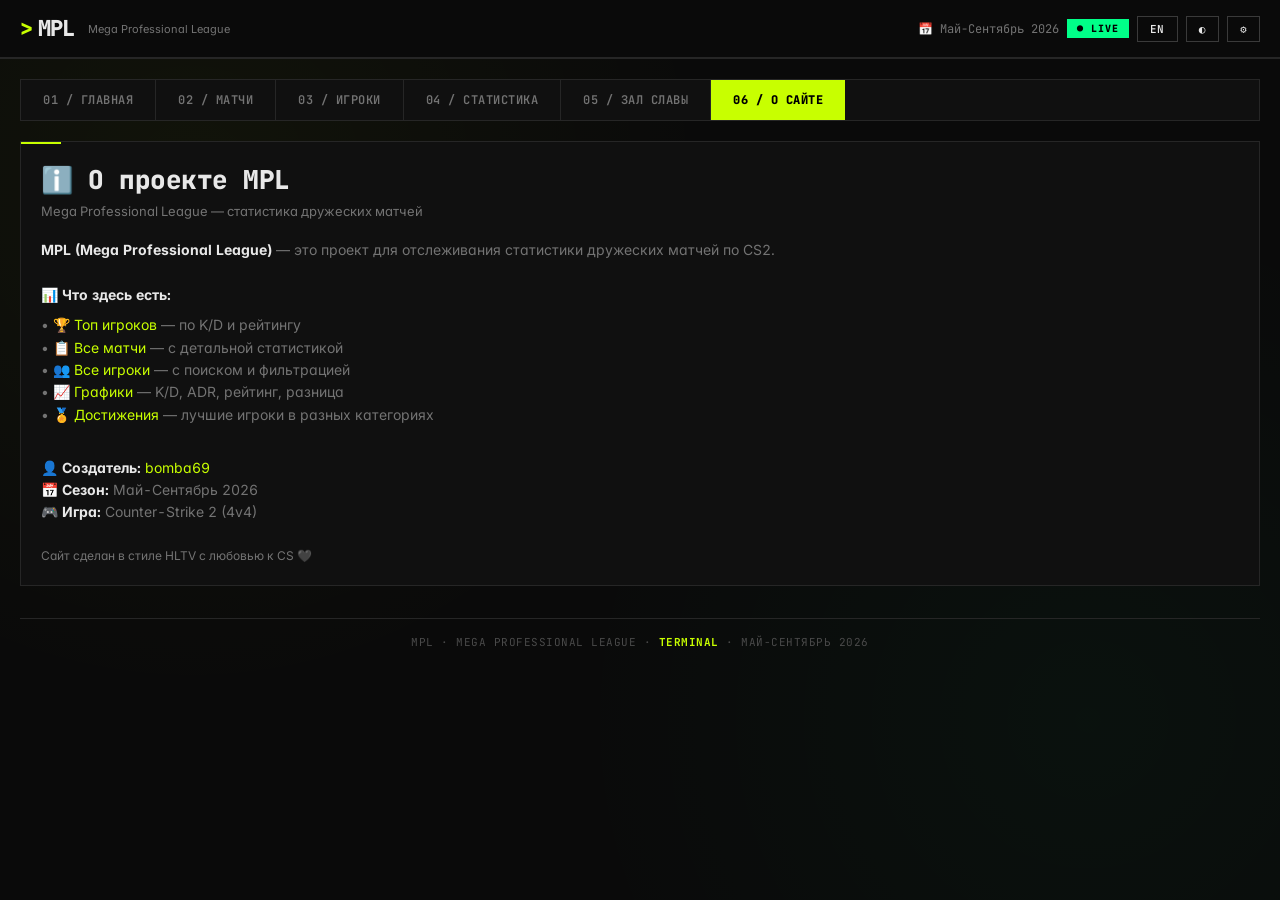
<file: about.html>
<!DOCTYPE html>
<html lang="ru">
<head>
    <meta charset="UTF-8">
    <meta name="viewport" content="width=device-width, initial-scale=1.0">
    <title>MPL — О сайте</title>
    <link href="https://fonts.googleapis.com/css2?family=JetBrains+Mono:wght@400;500;600;700;800&family=Inter:wght@400;500;600;700;800&display=swap" rel="stylesheet">
    <link rel="stylesheet" href="css/style.css?v=24">
    <style>
        #settingsPanel { display: none; position: absolute; top: 60px; right: 20px; background: #1a1e26; border: 1px solid #444; border-radius: 8px; padding: 16px; z-index: 9999; box-shadow: 0 10px 30px rgba(0,0,0,0.8); width: 250px; flex-direction: column; gap: 12px; }
    </style>
</head>
<body>
<div class="container">
    <div class="header">
        <div class="logo"><h1 onclick="location.href='index.html'">MPL <small>Mega Professional League</small></h1></div>
        <div class="header-right">
            <span>📅 Май-Сентябрь 2026</span>
            <span class="status">● LIVE</span>
            <button class="lang-toggle" onclick="toggleLang()" id="langBtn">EN</button>
            <button class="theme-toggle" onclick="toggleTheme()" id="themeBtn">◐</button>
            <button class="theme-toggle" onclick="toggleSettings()" id="settingsBtn" title="Настройки">⚙️</button>
            <div id="settingsPanel">
                <div style="font-family:var(--mono); font-size:12px; font-weight:700; color:#fff; border-bottom:1px solid #333; padding-bottom:8px;">🎨 Настройки сайта</div>
                <div>
                    <div style="font-size:11px; color:#8b9bb0; margin-bottom:6px;">Цвет акцента:</div>
                    <div style="display:flex; gap:6px;">
                        <button onclick="setAccent('#c8ff00')" style="width:24px; height:24px; background:#c8ff00; border:none; border-radius:4px; cursor:pointer;"></button>
                        <button onclick="setAccent('#00d2ff')" style="width:24px; height:24px; background:#00d2ff; border:none; border-radius:4px; cursor:pointer;"></button>
                        <button onclick="setAccent('#ff0055')" style="width:24px; height:24px; background:#ff0055; border:none; border-radius:4px; cursor:pointer;"></button>
                        <button onclick="setAccent('#b000ff')" style="width:24px; height:24px; background:#b000ff; border:none; border-radius:4px; cursor:pointer;"></button>
                        <button onclick="setAccent('#ffb347')" style="width:24px; height:24px; background:#ffb347; border:none; border-radius:4px; cursor:pointer;"></button>
                    </div>
                </div>
                <div>
                    <div style="font-size:11px; color:#8b9bb0; margin-bottom:6px;">Свой фон (картинка):</div>
                    <input type="file" id="bgUpload" accept="image/*" style="width:100%; font-size:10px; color:#fff; background:#111; border:1px solid #333; padding:4px; border-radius:4px; cursor:pointer;">
                    <button onclick="resetBg()" style="width:100%; margin-top:6px; background:#333; border:none; color:#fff; padding:6px; border-radius:4px; font-size:10px; cursor:pointer;">Сбросить фон</button>
                </div>
            </div>
        </div>
    </div>

    <nav class="nav">
        <a href="index.html" class="nav-btn">01 / Главная</a>
        <a href="matches.html" class="nav-btn">02 / Матчи</a>
        <a href="players.html" class="nav-btn">03 / Игроки</a>
        <a href="stats.html" class="nav-btn">04 / Статистика</a>
        <a href="hall.html" class="nav-btn">05 / Зал славы</a>
        <a href="about.html" class="nav-btn active">06 / О сайте</a>
    </nav>

    <div class="glass-card">
        <div class="page-title">ℹ️ О проекте MPL</div>
        <div class="page-subtitle">Mega Professional League — статистика дружеских матчей</div>

        <div class="about-text" style="color: var(--muted); line-height: 1.6; font-size: 14px;">
            <p><b style="color:var(--text);">MPL (Mega Professional League)</b> — это проект для отслеживания статистики дружеских матчей по CS2.</p>
            <br>
            <p><b style="color:var(--text);">📊 Что здесь есть:</b></p>
            <ul style="list-style:none;padding:0;margin:8px 0;">
                <li>• 🏆 <span style="color:var(--accent);">Топ игроков</span> — по K/D и рейтингу</li>
                <li>• 📋 <span style="color:var(--accent);">Все матчи</span> — с детальной статистикой</li>
                <li>• 👥 <span style="color:var(--accent);">Все игроки</span> — с поиском и фильтрацией</li>
                <li>• 📈 <span style="color:var(--accent);">Графики</span> — K/D, ADR, рейтинг, разница</li>
                <li>• 🏅 <span style="color:var(--accent);">Достижения</span> — лучшие игроки в разных категориях</li>
            </ul>
            <br>
            <p><b style="color:var(--text);">👤 Создатель:</b> <span style="color:var(--accent);">bomba69</span></p>
            <p><b style="color:var(--text);">📅 Сезон:</b> Май-Сентябрь 2026</p>
            <p><b style="color:var(--text);">🎮 Игра:</b> Counter-Strike 2 (4v4)</p>
            <br>
            <p style="color:var(--muted);font-size:12px;">Сайт сделан в стиле HLTV с любовью к CS 🖤</p>
        </div>
    </div>

    <div class="footer">MPL · Mega Professional League · <b>TERMINAL</b> · Май-Сентябрь 2026</div>
</div>

<script src="js/data.js"></script>
<script>
    function toggleTheme() { document.body.classList.toggle('light'); document.getElementById('themeBtn').textContent = document.body.classList.contains('light') ? '☀️' : '◐'; }
    let lang = 'ru';
    function toggleLang() { lang = lang === 'ru' ? 'en' : 'ru'; document.getElementById('langBtn').textContent = lang === 'ru' ? 'EN' : 'RU'; }

    function toggleSettings() { const panel = document.getElementById('settingsPanel'); panel.style.display = panel.style.display === 'none' ? 'flex' : 'none'; }
    function setAccent(color) { document.documentElement.style.setProperty('--accent', color); localStorage.setItem('mpl_accent', color); }
    function resetBg() { document.body.style.backgroundImage = 'none'; document.body.style.backgroundColor = 'var(--bg)'; localStorage.removeItem('mpl_bg'); document.getElementById('bgUpload').value = ''; }
    document.getElementById('bgUpload').addEventListener('change', function(e) {
        const file = e.target.files[0];
        if (file) { const reader = new FileReader(); reader.onload = function(event) { document.body.style.backgroundImage = `url(${event.target.result})`; document.body.style.backgroundSize = 'cover'; document.body.style.backgroundPosition = 'center'; localStorage.setItem('mpl_bg', event.target.result); }; reader.readAsDataURL(file); }
    });
    window.addEventListener('DOMContentLoaded', () => {
        const savedAccent = localStorage.getItem('mpl_accent'); if (savedAccent) setAccent(savedAccent);
        const savedBg = localStorage.getItem('mpl_bg'); if (savedBg) { document.body.style.backgroundImage = `url(${savedBg})`; document.body.style.backgroundSize = 'cover'; document.body.style.backgroundPosition = 'center'; }
    });
</script>
</body>
</html>
</file>
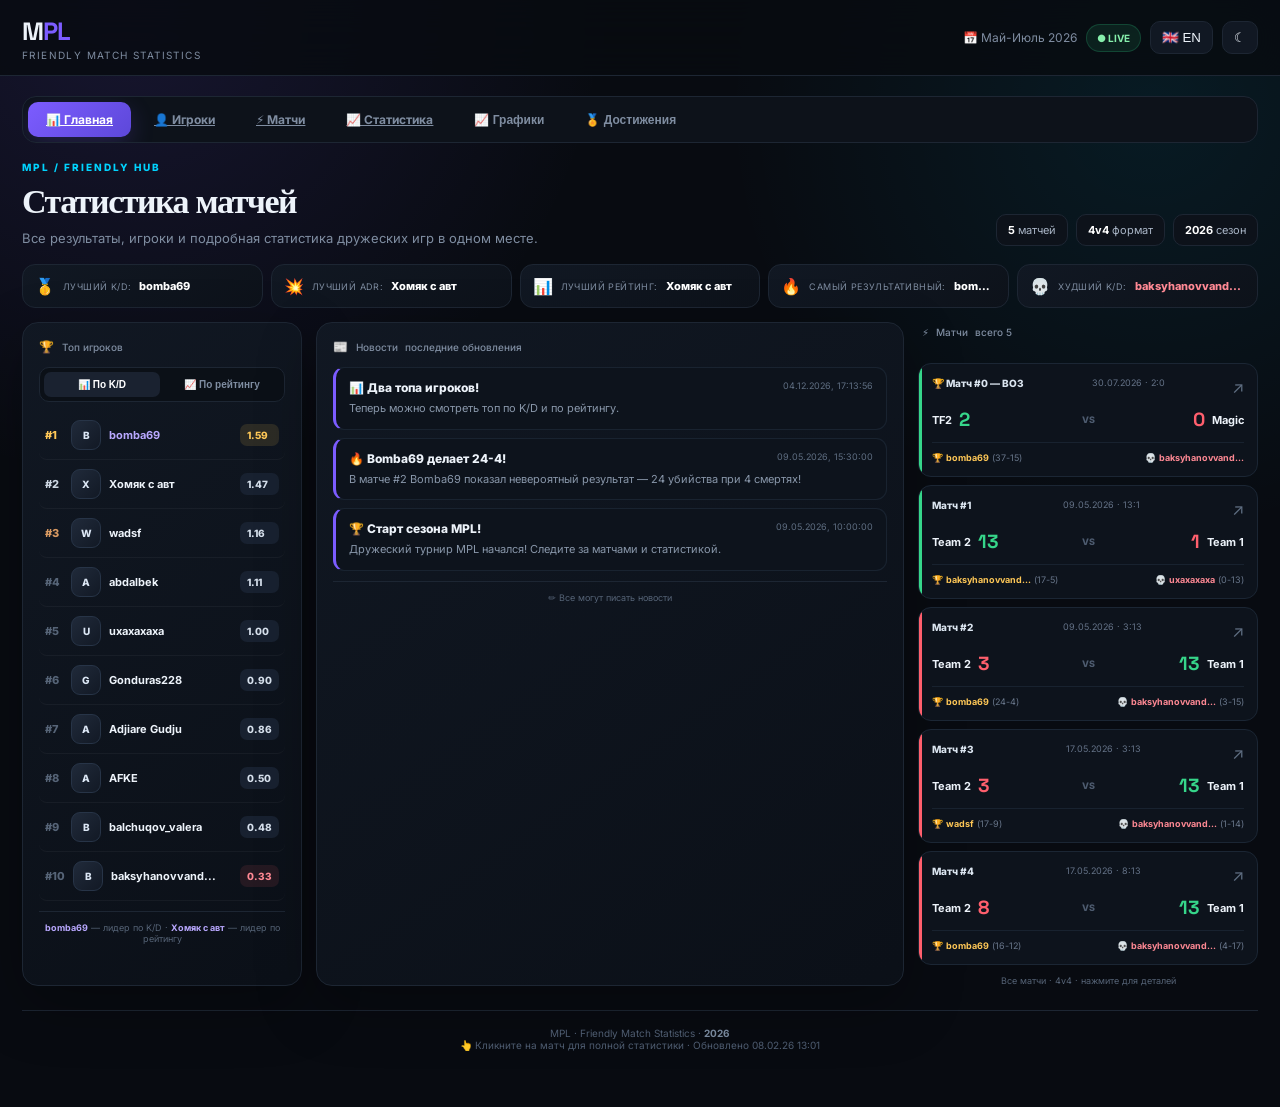
<file: index(3).html>
<!DOCTYPE html>
<html lang="ru">
<head>
<meta charset="UTF-8">
<meta name="viewport" content="width=device-width, initial-scale=1.0">
<title>MPL — Friendly Match Statistics</title>
<link rel="preconnect" href="https://fonts.googleapis.com">
<link rel="preconnect" href="https://fonts.gstatic.com" crossorigin>
<link href="https://fonts.googleapis.com/css2?family=Inter:wght@400;500;600;700;800&family=Space+Grotesk:wght@500;600;700&display=swap" rel="stylesheet">
<style>
:root{
 --bg:#080b11;--panel:#10151e;--panel2:#0d121a;--line:#1d2633;--text:#edf3fa;--muted:#7f8da1;--accent:#7c5cff;--accent2:#00d4ff;--green:#36d68a;--red:#ff5f6d;--gold:#ffc857;
 --shadow:0 20px 60px rgba(0,0,0,.28);--radius:16px;
}
*{box-sizing:border-box;margin:0;padding:0}html{scroll-behavior:smooth}body{font-family:Inter,system-ui,sans-serif;background:radial-gradient(circle at 10% 0%,rgba(124,92,255,.13),transparent 30%),radial-gradient(circle at 90% 10%,rgba(0,212,255,.08),transparent 28%),var(--bg);color:var(--text);min-height:100vh;transition:.25s}.container{width:min(1440px,100%);margin:auto;padding:0 22px 40px}.header{height:76px;display:flex;align-items:center;justify-content:space-between;border-bottom:1px solid var(--line);position:sticky;top:0;z-index:50;background:rgba(8,11,17,.82);backdrop-filter:blur(20px);margin:0 -22px;padding:0 22px}.logo h1{font-family:'Space Grotesk';font-size:25px;letter-spacing:-1px;cursor:pointer}.logo h1 span{color:var(--accent)}.logo small{display:block;color:var(--muted);font-size:10px;letter-spacing:1.4px;text-transform:uppercase;margin-top:2px}.header-right{display:flex;align-items:center;gap:9px;color:var(--muted);font-size:12px}.status{display:inline-flex;align-items:center;gap:6px;color:#86efac!important;background:rgba(54,214,138,.1);border:1px solid rgba(54,214,138,.2);padding:7px 10px;border-radius:999px;font-weight:700;font-size:10px}.status::first-letter{color:var(--green)}.theme-toggle,.lang-toggle{border:1px solid var(--line);background:#111823;color:var(--text);padding:8px 11px;border-radius:10px;cursor:pointer;transition:.2s}.theme-toggle:hover,.lang-toggle:hover{border-color:#35445a;transform:translateY(-1px)}.nav{display:flex;gap:5px;padding:5px;background:#0d121a;border:1px solid var(--line);border-radius:14px;margin:20px 0 16px;overflow:auto}.nav-btn{border:0;background:transparent;color:var(--muted);padding:10px 18px;border-radius:10px;font-weight:700;font-size:12px;cursor:pointer;white-space:nowrap;transition:.2s}.nav-btn:hover{color:var(--text);background:#151c27}.nav-btn.active{color:#fff;background:linear-gradient(135deg,var(--accent),#5d48d9);box-shadow:0 8px 24px rgba(124,92,255,.2)}.tab-content{display:none;animation:up .3s ease}.tab-content.active{display:block}@keyframes up{from{opacity:0;transform:translateY(8px)}to{opacity:1;transform:none}}
.hero{display:flex;justify-content:space-between;align-items:end;gap:20px;margin:18px 0 18px}.eyebrow{font-size:10px;color:var(--accent2);font-weight:800;letter-spacing:2px;text-transform:uppercase;margin-bottom:7px}.hero h2{font-family:'Space Grotesk';font-size:34px;letter-spacing:-1.5px}.hero p{color:var(--muted);font-size:13px;margin-top:7px}.hero-meta{display:flex;gap:8px;flex-wrap:wrap}.pill{padding:8px 11px;border:1px solid var(--line);background:#0d121a;border-radius:10px;color:#aab6c7;font-size:11px}.pill b{color:#fff}.achievements-bar{display:grid;grid-template-columns:repeat(5,1fr);gap:8px;margin-bottom:14px}.ach-item{background:linear-gradient(145deg,#111823,#0d121a);border:1px solid var(--line);border-radius:13px;padding:11px 12px;display:flex;align-items:center;gap:8px;min-width:0}.ach-icon{font-size:16px}.ach-name{color:var(--muted);font-size:9px;text-transform:uppercase;letter-spacing:.4px;white-space:nowrap}.ach-player{font-size:11px;font-weight:800;overflow:hidden;text-overflow:ellipsis;white-space:nowrap;color:#fff}.main-grid{display:grid;grid-template-columns:280px minmax(0,1fr) 340px;gap:14px}.left-panel,.center-panel,.right-panel{min-width:0}.glass-card{background:linear-gradient(145deg,rgba(17,24,35,.96),rgba(11,16,24,.96));border:1px solid var(--line);border-radius:var(--radius);padding:16px;box-shadow:var(--shadow)}.panel-title{font-size:12px;font-weight:800;text-transform:uppercase;letter-spacing:.8px;color:#dbe5f0;display:flex;align-items:center;gap:7px;margin-bottom:13px}.panel-title span{color:var(--muted);font-size:10px;font-weight:500;text-transform:none;letter-spacing:0}.sub-nav{display:flex;gap:4px;padding:4px;background:#0b1017;border:1px solid var(--line);border-radius:10px;margin-bottom:9px}.sub-nav-btn{flex:1;border:0;background:transparent;color:var(--muted);padding:7px;border-radius:7px;font-size:10px;font-weight:700;cursor:pointer}.sub-nav-btn.active{background:#1a2230;color:#fff}.top-list{display:none}.top-list.active{display:block}.scroll-area{max-height:515px;overflow:auto}.top-player-row{display:flex!important;align-items:center;gap:8px;padding:9px 6px;border-bottom:1px solid rgba(255,255,255,.045);cursor:pointer;border-radius:8px}.top-player-row:hover{background:#151c27}.top-player-row .rank{min-width:18px;color:#566477;font-weight:800;font-size:11px}.top-player-row .rank.gold{color:var(--gold)}.top-player-row .rank.silver{color:#cbd5e1}.top-player-row .rank.bronze{color:#d99a62}.player-avatar-mini{width:30px;height:30px;border-radius:9px;background:linear-gradient(135deg,#202a3a,#121925);display:flex;align-items:center;justify-content:center;color:#dce7f5;font-size:10px;font-weight:800;overflow:hidden;border:1px solid #273447}.player-avatar-mini img{width:100%;height:100%;object-fit:cover}.top-player-row .pname{flex:1;font-size:11px;font-weight:700;overflow:hidden;text-overflow:ellipsis;white-space:nowrap}.top-player-row .pname.you{color:#b9a8ff}.top-player-row .pstats{display:none}.badge-kd{font-size:10px;font-weight:800;padding:5px 7px;border-radius:7px;background:#182130;color:#d7e1ed;min-width:39px}.badge-kd.gold{background:rgba(255,200,87,.12);color:var(--gold)}.badge-kd.red{background:rgba(255,95,109,.1);color:#ff8994}.center-panel{min-height:570px}.news-list{display:flex;flex-direction:column;gap:8px;max-height:565px;overflow:auto}.news-item{background:#0d131c;border:1px solid #192330;border-left:3px solid var(--accent);border-radius:11px;padding:12px 13px}.news-item .news-header{display:flex;justify-content:space-between;gap:10px;margin-bottom:5px}.news-item .news-title{font-size:12px;font-weight:800}.news-item .news-date{font-size:9px;color:#5f6e82}.news-item .news-text{font-size:11px;line-height:1.5;color:#8997aa}.right-panel{display:flex;flex-direction:column;gap:8px}.match-card{position:relative;background:#0d131c;border:1px solid #1b2634;border-radius:13px;padding:13px;cursor:pointer;transition:.2s;overflow:hidden}.match-card::before{content:'';position:absolute;left:0;top:0;bottom:0;width:3px;background:var(--green)}.match-card.loss::before{background:var(--red)}.match-card:hover{transform:translateY(-2px);border-color:#304055;background:#111925;box-shadow:0 12px 28px rgba(0,0,0,.2)}.match-card .match-top{display:flex;justify-content:space-between;gap:8px;margin-bottom:10px}.match-card .match-top .title{font-size:10px;font-weight:800;color:#dbe5f0}.match-card .match-top .date{font-size:9px;color:#647287}.match-card .match-teams{display:grid;grid-template-columns:1fr auto 1fr;align-items:center;gap:8px}.match-card .team{display:flex;align-items:center;gap:7px;font-size:11px;font-weight:700}.match-card .team:last-child{justify-content:flex-end}.match-card .score{font-size:19px;font-family:'Space Grotesk';font-weight:800}.team.win .score{color:var(--green)}.team.loss .score{color:var(--red)}.match-card .vs{font-size:9px;color:#4e5c70;font-weight:800}.match-stats-row{display:flex;justify-content:space-between;gap:8px;margin-top:10px;padding-top:9px;border-top:1px solid #18222f;font-size:9px;color:#68768a}.match-stats-row b{color:#dbe5f0}.match-stats-row .mvp{color:var(--gold)}.match-stats-row .bad{color:#ff8994}.click-hint{color:#5f6e82}.footer{margin-top:24px;padding:16px 0;color:#4e5c70;text-align:center;font-size:10px;border-top:1px solid var(--line)}.footer b{color:#77879b}
#tab-charts>div{display:grid!important;grid-template-columns:repeat(2,minmax(0,1fr));gap:14px}.chart-card{min-height:180px}.chart-row{display:grid;grid-template-columns:105px 1fr 45px;align-items:center;gap:9px;margin:9px 0}.chart-name{font-size:10px;color:#aab6c7;overflow:hidden;text-overflow:ellipsis}.chart-bar{height:7px;background:#182130;border-radius:99px;overflow:hidden}.chart-fill{height:100%;border-radius:99px;background:linear-gradient(90deg,var(--accent),var(--accent2))}.chart-value{font-size:10px;font-weight:800;text-align:right}.ach-grid{display:grid!important;grid-template-columns:repeat(3,minmax(0,1fr))!important;gap:14px!important}.achievement-card{min-height:170px;display:flex;flex-direction:column;align-items:center;justify-content:center;text-align:center}.achievement-card .icon{font-size:34px;margin-bottom:10px}.achievement-card .title{font-weight:800;color:#fff;font-size:13px}.achievement-card .value{font-size:11px;color:var(--muted);margin-top:6px}.achievement-card .value b{color:#fff}
.match-overlay,.profile-overlay{display:none;position:fixed;inset:0;background:rgba(3,5,9,.82);backdrop-filter:blur(16px);z-index:1000;align-items:center;justify-content:center;padding:20px}.match-overlay.open,.profile-overlay.open{display:flex}.match-overlay-panel,.profile-panel{width:min(900px,100%);max-height:90vh;overflow:auto;background:#0d131c;border:1px solid #273447;border-radius:20px;padding:26px;box-shadow:0 30px 100px rgba(0,0,0,.6);position:relative}.match-overlay-close,.profile-close{position:absolute;right:15px;top:12px;border:1px solid #273447;background:#141c28;color:#aab6c7;border-radius:9px;width:32px;height:32px;cursor:pointer}.match-overlay-close:hover,.profile-close:hover{color:#fff;border-color:#455770}.match-overlay-panel .match-header{padding-bottom:15px;border-bottom:1px solid var(--line);margin-bottom:15px}.match-overlay-panel .match-header .match-title{font-size:20px;font-weight:800}.match-overlay-panel .match-header .match-date{font-size:11px;color:var(--muted);margin-top:4px}.match-overlay-panel .match-result{background:#101823;border:1px solid var(--line);border-radius:14px;padding:18px;display:flex;justify-content:center;align-items:center;gap:22px;margin-bottom:16px}.match-overlay-panel .match-result .result-team{font-weight:800}.match-overlay-panel .match-result .result-score{font-size:30px;font-family:'Space Grotesk';font-weight:800}.match-overlay-panel .detail-title{font-size:10px;color:#728197;text-transform:uppercase;letter-spacing:1px;font-weight:800;margin:16px 0 8px}.match-overlay-panel .detail-grid{display:grid;grid-template-columns:1fr 1fr;gap:10px}.match-overlay-panel .team-detail{background:#101823;border:1px solid var(--line);border-radius:12px;padding:12px}.match-overlay-panel .team-detail .td-title{font-size:11px;font-weight:800;padding-bottom:8px;border-bottom:1px solid var(--line);margin-bottom:4px}.match-overlay-panel .player-stat{display:flex;justify-content:space-between;padding:7px 0;border-bottom:1px solid rgba(255,255,255,.04);font-size:10px}.match-overlay-panel .player-stat .pname{color:#c6d2df}.match-overlay-panel .player-stat .pstats{color:#68768a}.profile-header{display:flex;align-items:center;gap:15px;padding-bottom:15px;border-bottom:1px solid var(--line)}.profile-avatar{width:70px;height:70px;border-radius:16px;background:#17202d;border:2px solid var(--accent);display:flex;align-items:center;justify-content:center;font-size:26px;font-weight:800;overflow:hidden}.profile-avatar img{width:100%;height:100%;object-fit:cover}.profile-header-info h2{font-size:21px}.profile-header-info .sub{font-size:11px;color:var(--muted);margin-top:4px}.profile-stats{display:grid;grid-template-columns:repeat(4,1fr);gap:8px;margin:15px 0}.profile-stat{background:#101823;border:1px solid var(--line);border-radius:11px;padding:11px;text-align:center}.profile-stat .num{font-size:20px;font-weight:800;color:#fff}.profile-stat .label{font-size:8px;color:#68768a;text-transform:uppercase;margin-top:3px}.profile-achievements{display:flex;flex-wrap:wrap;gap:6px;margin-bottom:15px}.profile-achievement{border:1px solid var(--line);background:#101823;border-radius:999px;padding:6px 9px;font-size:9px}.profile-matches-title{font-size:11px;font-weight:800;margin-bottom:5px}.profile-match-row{display:flex;justify-content:space-between;padding:8px 0;border-bottom:1px solid rgba(255,255,255,.04);font-size:10px}.profile-match-row .match-name{color:var(--muted)}.profile-match-row .match-stats{font-weight:700}
body.light{--bg:#f3f6fb;--panel:#fff;--panel2:#fff;--line:#dce3ec;--text:#17202d;--muted:#6d7a8d;background:#f3f6fb}.light .header{background:rgba(243,246,251,.9)}.light .nav,.light .glass-card,.light .ach-item,.light .match-card,.light .news-item,.light .chart-card,.light .achievement-card,.light .match-overlay-panel,.light .profile-panel,.light .team-detail,.light .profile-stat{background:#fff;border-color:#dce3ec}.light .nav-btn:hover,.light .sub-nav-btn.active{background:#edf1f6;color:#17202d}.light .match-card:hover,.light .news-item{background:#f8fafc}.light .logo h1,.light .panel-title,.light .top-player-row .pname,.light .news-item .news-title,.light .achievement-card .title,.light .profile-header-info h2{color:#17202d}.light .match-card .match-top .title,.light .match-stats-row b,.light .achievement-card .value b{color:#243044}.light .chart-bar{background:#e9eef5}.light .match-overlay,.light .profile-overlay{background:rgba(30,38,50,.45)}
@media(max-width:1100px){.main-grid{grid-template-columns:250px 1fr}.right-panel{grid-column:1/-1;display:grid;grid-template-columns:repeat(2,1fr)}.right-panel .panel-title,.right-panel>div:last-child{grid-column:1/-1}.achievements-bar{grid-template-columns:repeat(3,1fr)}.ach-item:nth-child(n+4){display:none}}
@media(max-width:760px){.container{padding:0 12px 30px}.header{margin:0 -12px;padding:0 12px}.header-right #headerDate{display:none}.hero{display:block}.hero h2{font-size:27px}.hero-meta{margin-top:14px}.main-grid{grid-template-columns:1fr}.right-panel{display:flex}.achievements-bar{grid-template-columns:1fr 1fr}.ach-item:nth-child(n+3){display:none}#tab-charts>div,.ach-grid{grid-template-columns:1fr!important}.match-overlay-panel,.profile-panel{padding:20px}.match-overlay-panel .detail-grid{grid-template-columns:1fr}.profile-stats{grid-template-columns:1fr 1fr}.logo small{display:none}}
</style>
</head>
<body>
<div class="container">
<header class="header">
 <div class="logo"><h1 onclick="closeProfile(); closeMatchOverlay()">M<span>PL</span></h1><small>FRIENDLY MATCH STATISTICS</small></div>
 <div class="header-right"><span id="headerDate">📅 Май-Июль 2026</span><span class="status" id="headerStatus">● LIVE</span><button class="lang-toggle" onclick="toggleLang()" id="langBtn">🇬🇧 EN</button><button class="theme-toggle" onclick="toggleTheme()" id="themeBtn">☾</button></div>
</header>
<nav class="nav"><a class="nav-btn active" href="index.html" id="navMain">📊 Главная</a><a class="nav-btn" href="players.html">👤 Игроки</a><a class="nav-btn" href="matches.html">⚡ Матчи</a><a class="nav-btn" href="statistics.html">📈 Статистика</a><button class="nav-btn" data-tab="tab-charts" id="navCharts">📈 Графики</button><button class="nav-btn" data-tab="tab-achievements" id="navAch">🏅 Достижения</button></nav>

<section id="tab-main" class="tab-content active">
 <div class="hero"><div><div class="eyebrow">MPL / FRIENDLY HUB</div><h2>Статистика матчей</h2><p>Все результаты, игроки и подробная статистика дружеских игр в одном месте.</p></div><div class="hero-meta"><div class="pill"><b>5</b> матчей</div><div class="pill"><b>4v4</b> формат</div><div class="pill"><b>2026</b> сезон</div></div></div>
 <div class="achievements-bar">
  <div class="ach-item"><span class="ach-icon">🥇</span><span class="ach-name" id="achBestKd">Лучший K/D:</span><span class="ach-player">bomba69</span></div>
  <div class="ach-item"><span class="ach-icon">💥</span><span class="ach-name" id="achBestAdr">Лучший ADR:</span><span class="ach-player">Хомяк с авт</span></div>
  <div class="ach-item"><span class="ach-icon">📊</span><span class="ach-name" id="achBestRating">Лучший рейтинг:</span><span class="ach-player">Хомяк с авт</span></div>
  <div class="ach-item"><span class="ach-icon">🔥</span><span class="ach-name" id="achBestMatch">Самый результативный:</span><span class="ach-player">bomba69 (24-4)</span></div>
  <div class="ach-item"><span class="ach-icon">💀</span><span class="ach-name" id="achWorstKd">Худший K/D:</span><span class="ach-player" style="color:#ff8994">baksyhanovvand...</span></div>
 </div>
 <div class="main-grid">
  <aside class="left-panel glass-card"><div class="panel-title">🏆 <span id="topTitle">Топ игроков</span></div><div class="sub-nav"><button class="sub-nav-btn active" data-subtab="top-kd" id="subKd">📊 По K/D</button><button class="sub-nav-btn" data-subtab="top-rating" id="subRating">📈 По рейтингу</button></div><div class="top-list active" id="top-kd"><div class="scroll-area" id="playerListKd"></div></div><div class="top-list" id="top-rating"><div class="scroll-area" id="playerListRating"></div></div><div style="font-size:9px;color:#566477;margin-top:10px;text-align:center;border-top:1px solid var(--line);padding-top:10px"><b style="color:#b9a8ff" id="topFooterKd">bomba69</b> — <span id="topFooterKdText">лидер по K/D</span> · <b style="color:#b9a8ff" id="topFooterRating">Хомяк с авт</b> — <span id="topFooterRatingText">лидер по рейтингу</span></div></aside>
  <main class="center-panel glass-card"><div class="panel-title">📰 <span id="newsTitle">Новости</span> <span id="newsSub">последние обновления</span></div><div class="news-list" id="newsList"></div><div style="font-size:9px;color:#566477;text-align:center;margin-top:10px;padding-top:10px;border-top:1px solid var(--line)">✏️ <span id="newsFooter">Все могут писать новости</span></div></main>
  <aside class="right-panel"><div class="panel-title" style="padding:4px 4px 4px"><span>⚡</span><span id="matchesTitle">Матчи</span> <span id="matchesCount">всего 5</span></div>
   <div class="match-card" onclick="openMatchOverlay('match0')"><div class="match-top"><span class="title" id="m0Title">🏆 Матч #0 — BO3</span><span class="date">30.07.2026 · 2:0</span><span class="click-hint">↗</span></div><div class="match-teams"><div class="team win"><span class="name">TF2</span><span class="score">2</span></div><span class="vs">VS</span><div class="team loss"><span class="score">0</span><span class="name">Magic</span></div></div><div class="match-stats-row"><span>🏆 <b class="mvp">bomba69</b> (37-15)</span><span>💀 <b class="bad">baksyhanovvand...</b></span></div></div>
   <div class="match-card" onclick="openMatchOverlay('match1')"><div class="match-top"><span class="title" id="m1Title">Матч #1</span><span class="date">09.05.2026 · 13:1</span><span class="click-hint">↗</span></div><div class="match-teams"><div class="team win"><span class="name">Team 2</span><span class="score">13</span></div><span class="vs">VS</span><div class="team loss"><span class="score">1</span><span class="name">Team 1</span></div></div><div class="match-stats-row"><span>🏆 <b class="mvp">baksyhanovvand...</b> (17-5)</span><span>💀 <b class="bad">uxaxaxaxa</b> (0-13)</span></div></div>
   <div class="match-card loss" onclick="openMatchOverlay('match2')"><div class="match-top"><span class="title" id="m2Title">Матч #2</span><span class="date">09.05.2026 · 3:13</span><span class="click-hint">↗</span></div><div class="match-teams"><div class="team loss"><span class="name">Team 2</span><span class="score">3</span></div><span class="vs">VS</span><div class="team win"><span class="score">13</span><span class="name">Team 1</span></div></div><div class="match-stats-row"><span>🏆 <b class="mvp">bomba69</b> (24-4)</span><span>💀 <b class="bad">baksyhanovvand...</b> (3-15)</span></div></div>
   <div class="match-card loss" onclick="openMatchOverlay('match3')"><div class="match-top"><span class="title" id="m3Title">Матч #3</span><span class="date">17.05.2026 · 3:13</span><span class="click-hint">↗</span></div><div class="match-teams"><div class="team loss"><span class="name">Team 2</span><span class="score">3</span></div><span class="vs">VS</span><div class="team win"><span class="score">13</span><span class="name">Team 1</span></div></div><div class="match-stats-row"><span>🏆 <b class="mvp">wadsf</b> (17-9)</span><span>💀 <b class="bad">baksyhanovvand...</b> (1-14)</span></div></div>
   <div class="match-card loss" onclick="openMatchOverlay('match4')"><div class="match-top"><span class="title" id="m4Title">Матч #4</span><span class="date">17.05.2026 · 8:13</span><span class="click-hint">↗</span></div><div class="match-teams"><div class="team loss"><span class="name">Team 2</span><span class="score">8</span></div><span class="vs">VS</span><div class="team win"><span class="score">13</span><span class="name">Team 1</span></div></div><div class="match-stats-row"><span>🏆 <b class="mvp">bomba69</b> (16-12)</span><span>💀 <b class="bad">baksyhanovvand...</b> (4-17)</span></div></div>
   <div style="text-align:center;color:#566477;font-size:9px;margin-top:2px"><span id="matchesFooter">Все матчи · 4v4 · нажмите для деталей</span></div>
  </aside>
 </div>
</section>

<section id="tab-charts" class="tab-content"><div><div class="glass-card chart-card"><div class="panel-title" id="chartKd">📊 K/D всех игроков</div><div id="kdChart"></div></div><div class="glass-card chart-card"><div class="panel-title" id="chartAdr">📈 ADR всех игроков</div><div id="adrChart"></div></div><div class="glass-card chart-card"><div class="panel-title" id="chartDiff">📊 Разница (±)</div><div id="diffChart"></div></div><div class="glass-card chart-card"><div class="panel-title" id="chartRating">🏆 Рейтинг</div><div id="ratingChart"></div></div></div></section>
<section id="tab-achievements" class="tab-content"><div class="ach-grid"><div class="glass-card achievement-card"><div class="icon">🥇</div><div class="title" id="ach1Title">Лучший K/D</div><div class="value"><b>bomba69</b> — 1.59</div></div><div class="glass-card achievement-card"><div class="icon">💥</div><div class="title" id="ach2Title">Лучший ADR</div><div class="value"><b>Хомяк с авт</b> — 100</div></div><div class="glass-card achievement-card"><div class="icon">📊</div><div class="title" id="ach3Title">Лучший рейтинг</div><div class="value"><b>Хомяк с авт</b> — 1.47</div></div><div class="glass-card achievement-card"><div class="icon">🔥</div><div class="title" id="ach4Title">Самый результативный</div><div class="value"><b>bomba69</b> — 24-4</div></div><div class="glass-card achievement-card"><div class="icon">💀</div><div class="title" id="ach5Title">Худший K/D</div><div class="value"><b style="color:#ff8994">baksyhanovvand...</b> — 0.33</div></div><div class="glass-card achievement-card"><div class="icon">🏅</div><div class="title" id="ach6Title">Лучшая разница</div><div class="value"><b>Хомяк с авт</b> — +116</div></div></div></section>
<footer class="footer">MPL · Friendly Match Statistics · <b>2026</b><br><span id="footerHint">👆 Кликните на матч для полной статистики</span> · Обновлено 08.02.26 13:01</footer>
</div>
<div class="match-overlay" id="matchOverlay"><div class="match-overlay-panel" id="matchPanel"><button class="match-overlay-close" onclick="closeMatchOverlay()">✕</button><div id="matchContent"></div></div></div>
<div class="profile-overlay" id="profileOverlay"><div class="profile-panel" id="profilePanel"><button class="profile-close" onclick="closeProfile()">✕</button><div id="profileContent"></div></div></div>
<script>
    // ===== ПЕРЕВОДЫ =====
    const translations = {
        ru: {
            headerDate: '📅 Май-Июль 2026',
            headerStatus: '● LIVE',
            navMain: '📊 Главная',
            navCharts: '📈 Графики',
            navAch: '🏅 Достижения',
            topTitle: 'Топ игроков',
            subKd: '📊 По K/D',
            subRating: '📈 По рейтингу',
            topFooterKdText: 'лидер по K/D',
            topFooterRatingText: 'лидер по рейтингу',
            newsTitle: 'Новости',
            newsSub: 'последние обновления',
            newsFooter: 'Все могут писать новости',
            matchesTitle: 'Матчи',
            matchesCount: 'всего 5',
            matchesFooter: 'Все матчи · 4v4 · нажмите для деталей',
            chartKd: '📊 K/D всех игроков',
            chartAdr: '📈 ADR всех игроков',
            chartDiff: '📊 Разница (±)',
            chartRating: '🏆 Рейтинг',
            ach1Title: 'Лучший K/D',
            ach2Title: 'Лучший ADR',
            ach3Title: 'Лучший рейтинг',
            ach4Title: 'Самый результативный',
            ach5Title: 'Худший K/D',
            ach6Title: 'Лучшая разница',
            achBestKd: 'Лучший K/D:',
            achBestAdr: 'Лучший ADR:',
            achBestRating: 'Лучший рейтинг:',
            achBestMatch: 'Самый результативный:',
            achWorstKd: 'Худший K/D:',
            m0Title: '🏆 Матч #0 — BO3',
            m1Title: 'Матч #1',
            m2Title: 'Матч #2',
            m3Title: 'Матч #3',
            m4Title: 'Матч #4',
            langBtn: '🇬🇧 EN',
            footerHint: '👆 Кликните на матч для полной статистики'
        },
        en: {
            headerDate: '📅 May-July 2026',
            headerStatus: '● LIVE',
            navMain: '📊 Main',
            navCharts: '📈 Charts',
            navAch: '🏅 Achievements',
            topTitle: 'Top Players',
            subKd: '📊 By K/D',
            subRating: '📈 By Rating',
            topFooterKdText: 'leader by K/D',
            topFooterRatingText: 'leader by Rating',
            newsTitle: 'News',
            newsSub: 'latest updates',
            newsFooter: 'Everyone can write news',
            matchesTitle: 'Matches',
            matchesCount: 'total 5',
            matchesFooter: 'All matches · 4v4 · click for details',
            chartKd: '📊 K/D of all players',
            chartAdr: '📈 ADR of all players',
            chartDiff: '📊 Difference (±)',
            chartRating: '🏆 Rating',
            ach1Title: 'Best K/D',
            ach2Title: 'Best ADR',
            ach3Title: 'Best Rating',
            ach4Title: 'Most effective',
            ach5Title: 'Worst K/D',
            ach6Title: 'Best Difference',
            achBestKd: 'Best K/D:',
            achBestAdr: 'Best ADR:',
            achBestRating: 'Best Rating:',
            achBestMatch: 'Most effective:',
            achWorstKd: 'Worst K/D:',
            m0Title: '🏆 Match #0 — BO3',
            m1Title: 'Match #1',
            m2Title: 'Match #2',
            m3Title: 'Match #3',
            m4Title: 'Match #4',
            langBtn: '🇷🇺 RU',
            footerHint: '👆 Click on match for full stats'
        }
    };

    let currentLang = 'ru';

    function toggleLang() {
        currentLang = currentLang === 'ru' ? 'en' : 'ru';
        applyLanguage(currentLang);
    }

    function applyLanguage(lang) {
        const t = translations[lang];
        document.getElementById('headerDate').textContent = t.headerDate;
        document.getElementById('headerStatus').textContent = t.headerStatus;
        document.getElementById('navMain').textContent = t.navMain;
        document.getElementById('navCharts').textContent = t.navCharts;
        document.getElementById('navAch').textContent = t.navAch;
        document.getElementById('topTitle').textContent = t.topTitle;
        document.getElementById('subKd').textContent = t.subKd;
        document.getElementById('subRating').textContent = t.subRating;
        document.getElementById('topFooterKdText').textContent = t.topFooterKdText;
        document.getElementById('topFooterRatingText').textContent = t.topFooterRatingText;
        document.getElementById('newsTitle').textContent = t.newsTitle;
        document.getElementById('newsSub').textContent = t.newsSub;
        document.getElementById('newsFooter').textContent = t.newsFooter;
        document.getElementById('matchesTitle').textContent = t.matchesTitle;
        document.getElementById('matchesCount').textContent = t.matchesCount;
        document.getElementById('matchesFooter').textContent = t.matchesFooter;
        document.getElementById('chartKd').textContent = t.chartKd;
        document.getElementById('chartAdr').textContent = t.chartAdr;
        document.getElementById('chartDiff').textContent = t.chartDiff;
        document.getElementById('chartRating').textContent = t.chartRating;
        document.getElementById('ach1Title').textContent = t.ach1Title;
        document.getElementById('ach2Title').textContent = t.ach2Title;
        document.getElementById('ach3Title').textContent = t.ach3Title;
        document.getElementById('ach4Title').textContent = t.ach4Title;
        document.getElementById('ach5Title').textContent = t.ach5Title;
        document.getElementById('ach6Title').textContent = t.ach6Title;
        document.getElementById('achBestKd').textContent = t.achBestKd;
        document.getElementById('achBestAdr').textContent = t.achBestAdr;
        document.getElementById('achBestRating').textContent = t.achBestRating;
        document.getElementById('achBestMatch').textContent = t.achBestMatch;
        document.getElementById('achWorstKd').textContent = t.achWorstKd;
        document.getElementById('m0Title').textContent = t.m0Title;
        document.getElementById('m1Title').textContent = t.m1Title;
        document.getElementById('m2Title').textContent = t.m2Title;
        document.getElementById('m3Title').textContent = t.m3Title;
        document.getElementById('m4Title').textContent = t.m4Title;
        document.getElementById('langBtn').textContent = t.langBtn;
        document.getElementById('footerHint').textContent = t.footerHint;
    }

    // ===== ДАННЫЕ ИГРОКОВ =====
    const playersData = [
        { name: 'bomba69', matches: 5, k: 78, d: 49, a: 7, kd: 1.59, adr: 91, diff: 58, rating: 1.41, you: true, avatar: '' },
        { name: 'Хомяк с авт', matches: 3, k: 63, d: 43, a: 11, kd: 1.47, adr: 100, diff: 116, rating: 1.47, you: false, avatar: '' },
        { name: 'abdalbek', matches: 5, k: 73, d: 66, a: 12, kd: 1.11, adr: 88, diff: 22, rating: 1.25, you: false, avatar: '' },
        { name: 'uxaxaxaxa', matches: 5, k: 62, d: 62, a: 9, kd: 1.00, adr: 74, diff: 0, rating: 1.00, you: false, avatar: '' },
        { name: 'Gonduras228', matches: 5, k: 56, d: 62, a: 18, kd: 0.90, adr: 72, diff: 11, rating: 0.94, you: false, avatar: '' },
        { name: 'wadsf', matches: 4, k: 51, d: 44, a: 11, kd: 1.16, adr: 64, diff: 50, rating: 1.02, you: false, avatar: '' },
        { name: 'Adjiare Gudju', matches: 4, k: 59, d: 69, a: 17, kd: 0.86, adr: 73, diff: -35, rating: 0.96, you: false, avatar: '' },
        { name: 'AFKE', matches: 4, k: 22, d: 44, a: 18, kd: 0.50, adr: 59, diff: -22, rating: 0.71, you: false, avatar: '' },
        { name: 'balchuqov_valera', matches: 2, k: 15, d: 31, a: 5, kd: 0.48, adr: 49, diff: -79, rating: 0.62, you: false, avatar: '' },
        { name: 'baksyhanovvand...', matches: 4, k: 25, d: 75, a: 8, kd: 0.33, adr: 41, diff: -119, rating: 0.35, you: false, avatar: '' }
    ];

    // ===== МАТЧИ ИГРОКОВ =====
    const playerMatchHistory = {
        'bomba69': [
            { match: '#0 BO3', k: 37, d: 15, diff: 22, map: 'Ancient + Anubis' },
            { match: '#1', k: 10, d: 13, diff: -3, map: 'Mirage' },
            { match: '#2', k: 24, d: 4, diff: 20, map: 'Mirage' },
            { match: '#3', k: 12, d: 7, diff: 5, map: 'Mirage' },
            { match: '#4', k: 16, d: 12, diff: 4, map: 'Mirage' }
        ],
        'Хомяк с авт': [
            { match: '#0 BO3', k: 35, d: 19, diff: 16, map: 'Ancient + Anubis' },
            { match: '#1', k: 14, d: 9, diff: 5, map: 'Mirage' },
            { match: '#2', k: 14, d: 15, diff: -1, map: 'Mirage' }
        ],
        'abdalbek': [
            { match: '#0 BO3', k: 20, d: 30, diff: -10, map: 'Ancient + Anubis' },
            { match: '#1', k: 8, d: 13, diff: -5, map: 'Mirage' },
            { match: '#2', k: 16, d: 11, diff: 5, map: 'Mirage' },
            { match: '#3', k: 15, d: 13, diff: 2, map: 'Mirage' },
            { match: '#4', k: 16, d: 14, diff: 2, map: 'Mirage' }
        ],
        'Adjiare Gudju': [
            { match: '#0 BO3', k: 24, d: 28, diff: -4, map: 'Ancient + Anubis' },
            { match: '#3', k: 13, d: 15, diff: -2, map: 'Mirage (как fort[чилл])' },
            { match: '#4', k: 11, d: 13, diff: -2, map: 'Mirage (как fort[чилл])' }
        ],
        'uxaxaxaxa': [
            { match: '#0 BO3', k: 34, d: 16, diff: 18, map: 'Ancient + Anubis' },
            { match: '#1', k: 0, d: 13, diff: -13, map: 'Mirage' },
            { match: '#2', k: 10, d: 10, diff: 0, map: 'Mirage' },
            { match: '#3', k: 13, d: 9, diff: 4, map: 'Mirage' },
            { match: '#4', k: 11, d: 14, diff: -3, map: 'Mirage' }
        ],
        'Gonduras228': [
            { match: '#0 BO3', k: 16, d: 32, diff: -16, map: 'Ancient + Anubis' },
            { match: '#1', k: 6, d: 13, diff: -7, map: 'Mirage' },
            { match: '#2', k: 9, d: 9, diff: 0, map: 'Mirage' },
            { match: '#3', k: 14, d: 10, diff: 4, map: 'Mirage' },
            { match: '#4', k: 13, d: 14, diff: -1, map: 'Mirage' }
        ],
        'AFKE': [
            { match: '#0 BO3', k: 14, d: 24, diff: -10, map: 'Ancient + Anubis' },
            { match: '#1', k: 8, d: 5, diff: 3, map: 'Mirage' },
            { match: '#2', k: 6, d: 15, diff: -9, map: 'Mirage' }
        ],
        'wadsf': [
            { match: '#1', k: 13, d: 6, diff: 7, map: 'Mirage' },
            { match: '#2', k: 10, d: 14, diff: -4, map: 'Mirage' },
            { match: '#3', k: 17, d: 9, diff: 8, map: 'Mirage' },
            { match: '#4', k: 11, d: 15, diff: -4, map: 'Mirage' }
        ],
        'balchuqov_valera': [
            { match: '#3', k: 6, d: 14, diff: -8, map: 'Mirage' },
            { match: '#4', k: 9, d: 17, diff: -8, map: 'Mirage' }
        ],
        'baksyhanovvand...': [
            { match: '#0 BO3', k: 14, d: 31, diff: -17, map: 'Ancient + Anubis' },
            { match: '#1', k: 17, d: 5, diff: 12, map: 'Mirage' },
            { match: '#2', k: 3, d: 15, diff: -12, map: 'Mirage' },
            { match: '#3', k: 1, d: 14, diff: -13, map: 'Mirage' },
            { match: '#4', k: 4, d: 17, diff: -13, map: 'Mirage' }
        ]
    };

    // ===== ДОСТИЖЕНИЯ =====
    function getAchievements(player) {
        const ach = [];
        if (player.kd > 1.5) ach.push({ icon: '🥇', name: 'Элитный K/D' });
        if (player.kd > 2.0) ach.push({ icon: '💎', name: 'Легендарный K/D' });
        if (player.diff > 100) ach.push({ icon: '⚡', name: 'Доминатор' });
        if (player.diff > 50 && player.diff <= 100) ach.push({ icon: '🔥', name: 'Кипящий' });
        if (player.adr > 90) ach.push({ icon: '💥', name: 'Урон-машина' });
        if (player.matches >= 4) ach.push({ icon: '🏅', name: 'Ветеран' });
        if (player.name === 'bomba69') ach.push({ icon: '⭐', name: 'MVP турнира' });
        if (player.name === 'Хомяк с авт' && player.diff === 116) ach.push({ icon: '🏆', name: 'Лучшая разница' });
        return ach;
    }

    // ===== НОВОСТИ =====
    let newsData = JSON.parse(localStorage.getItem('mpl_news')) || [
        { id: 1, title: '🏆 Старт сезона MPL!', text: 'Дружеский турнир MPL начался! Следите за матчами и статистикой.', date: new Date('2026-05-09T10:00:00').toISOString() },
        { id: 2, title: '🔥 Bomba69 делает 24-4!', text: 'В матче #2 Bomba69 показал невероятный результат — 24 убийства при 4 смертях!', date: new Date('2026-05-09T15:30:00').toISOString() },
        { id: 3, title: '📊 Два топа игроков!', text: 'Теперь можно смотреть топ по K/D и по рейтингу.', date: new Date().toISOString() }
    ];

    function saveNews() {
        localStorage.setItem('mpl_news', JSON.stringify(newsData));
    }

    function renderNews() {
        const container = document.getElementById('newsList');
        const sorted = [...newsData].sort((a, b) => new Date(b.date) - new Date(a.date));
        container.innerHTML = sorted.map(n => `
            <div class="news-item">
                <div class="news-header">
                    <span class="news-title">${n.title}</span>
                    <span class="news-date">${new Date(n.date).toLocaleString('ru-RU')}</span>
                </div>
                <div class="news-text">${n.text}</div>
            </div>
        `).join('');
    }

    // ===== РЕНДЕР ТОП ПО K/D =====
    function renderTopKd() {
        const container = document.getElementById('playerListKd');
        const sorted = [...playersData].sort((a, b) => b.kd - a.kd);
        const ranks = ['gold', 'silver', 'bronze', '', '', '', '', '', '', ''];
        container.innerHTML = sorted.map((p, i) => `
            <div class="top-player-row" onclick="openProfile('${p.name}')">
                <span class="rank ${ranks[i] || ''}">#${i+1}</span>
                <div class="player-avatar-mini">
                    ${p.avatar ? `<img src="${p.avatar}" alt="${p.name}">` : p.name.charAt(0).toUpperCase()}
                </div>
                <span class="pname ${p.you ? 'you' : ''}">${p.name}</span>
                <span class="badge-kd ${i === 0 ? 'gold' : i === 1 ? 'silver' : i === 2 ? 'bronze' : i === sorted.length - 1 ? 'red' : ''}">${p.kd.toFixed(2)}</span>
                <span class="pstats"><b class="${p.diff > 0 ? 'best' : 'worst'}">${p.diff > 0 ? '+' : ''}${p.diff}</b></span>
            </div>
        `).join('');
    }

    // ===== РЕНДЕР ТОП ПО РЕЙТИНГУ =====
    function renderTopRating() {
        const container = document.getElementById('playerListRating');
        const sorted = [...playersData].sort((a, b) => b.rating - a.rating);
        const ranks = ['gold', 'silver', 'bronze', '', '', '', '', '', '', ''];
        container.innerHTML = sorted.map((p, i) => `
            <div class="top-player-row" onclick="openProfile('${p.name}')">
                <span class="rank ${ranks[i] || ''}">#${i+1}</span>
                <div class="player-avatar-mini">
                    ${p.avatar ? `<img src="${p.avatar}" alt="${p.name}">` : p.name.charAt(0).toUpperCase()}
                </div>
                <span class="pname ${p.you ? 'you' : ''}">${p.name}</span>
                <span class="badge-kd ${i === 0 ? 'gold' : i === 1 ? 'silver' : i === 2 ? 'bronze' : i === sorted.length - 1 ? 'red' : ''}">${p.rating.toFixed(2)}</span>
                <span class="pstats"><b class="${p.diff > 0 ? 'best' : 'worst'}">${p.diff > 0 ? '+' : ''}${p.diff}</b></span>
            </div>
        `).join('');
    }

    // ===== ДАННЫЕ ДЛЯ МАТЧЕЙ =====
    const matchData = {
        match0: {
            title: '🏆 Матч #0 — BO3',
            date: '30.07.2026',
            map: 'Ancient + Anubis',
            score: '2:0',
            winner: 'Team Fortress 2',
            loser: 'Team Magic',
            detail: 'BO3 · 2 карты',
            map1: {
                name: 'Ancient',
                score: '13:4',
                teams: {
                    win: {
                        name: 'Team Fortress 2',
                        players: [
                            { name: 'Хомяк с авт', k: 19, d: 8, a: 2, adr: 107, diff: 49, highlight: true },
                            { name: 'uxaxaxaxa', k: 18, d: 8, a: 7, adr: 121, diff: 65 },
                            { name: 'bomba69', k: 14, d: 8, a: 3, adr: 89, diff: 34 },
                            { name: 'AFKE', k: 8, d: 12, a: 5, adr: 53, diff: -19 }
                        ]
                    },
                    loss: {
                        name: 'Team Magic',
                        players: [
                            { name: 'Adjiare Gudju', k: 13, d: 14, a: 2, adr: 73, diff: -14 },
                            { name: 'abdalbek', k: 12, d: 14, a: 3, adr: 76, diff: -15 },
                            { name: 'Gonduras228', k: 7, d: 16, a: 3, adr: 57, diff: -41 },
                            { name: 'baksyhanovvand...', k: 4, d: 15, a: 3, adr: 35, diff: -58, worst: true }
                        ]
                    }
                }
            },
            map2: {
                name: 'Anubis',
                score: '13:6',
                teams: {
                    win: {
                        name: 'Team Fortress 2',
                        players: [
                            { name: 'bomba69', k: 23, d: 7, a: 0, adr: 104, diff: 52, highlight: true },
                            { name: 'Хомяк с авт', k: 16, d: 11, a: 3, adr: 95, diff: 36 },
                            { name: 'uxaxaxaxa', k: 16, d: 8, a: 2, adr: 85, diff: 29 },
                            { name: 'AFKE', k: 6, d: 12, a: 7, adr: 52, diff: -18 }
                        ]
                    },
                    loss: {
                        name: 'Team Magic',
                        players: [
                            { name: 'Adjiare Gudju', k: 11, d: 14, a: 2, adr: 58, diff: -29 },
                            { name: 'baksyhanovvand...', k: 10, d: 16, a: 2, adr: 62, diff: -22 },
                            { name: 'abdalbek', k: 8, d: 16, a: 5, adr: 63, diff: -26 },
                            { name: 'Gonduras228', k: 9, d: 16, a: 5, adr: 59, diff: -27, worst: true }
                        ]
                    }
                }
            },
            total: {
                teams: {
                    win: {
                        name: 'Team Fortress 2 — ОБЩАЯ',
                        players: [
                            { name: 'bomba69', k: 37, d: 15, a: 3, adr: 97, diff: 86, highlight: true },
                            { name: 'uxaxaxaxa', k: 34, d: 16, a: 9, adr: 103, diff: 94 },
                            { name: 'Хомяк с авт', k: 35, d: 19, a: 5, adr: 101, diff: 85 },
                            { name: 'AFKE', k: 14, d: 24, a: 12, adr: 53, diff: -37 }
                        ]
                    },
                    loss: {
                        name: 'Team Magic — ОБЩАЯ',
                        players: [
                            { name: 'Adjiare Gudju', k: 24, d: 28, a: 4, adr: 66, diff: -43 },
                            { name: 'abdalbek', k: 20, d: 30, a: 8, adr: 70, diff: -41 },
                            { name: 'Gonduras228', k: 16, d: 32, a: 8, adr: 58, diff: -68 },
                            { name: 'baksyhanovvand...', k: 14, d: 31, a: 5, adr: 49, diff: -80, worst: true }
                        ]
                    }
                }
            }
        },
        match1: {
            title: 'Матч #1',
            date: '09.05.2026',
            map: 'Mirage',
            score: '13:1',
            winner: 'Team 2',
            loser: 'Team 1',
            detail: 'Карта: Mirage',
            teams: {
                win: {
                    name: 'Team 2 — WIN',
                    players: [
                        { name: 'baksyhanovvand...', k: 17, d: 5, a: 3, adr: 131, diff: 76, highlight: true },
                        { name: 'Хомяк с авт', k: 14, d: 9, a: 4, adr: 105, diff: 20 },
                        { name: 'wadsf', k: 13, d: 6, a: 2, adr: 72, diff: 7 },
                        { name: 'AFKE', k: 8, d: 5, a: 4, adr: 65, diff: 20 }
                    ]
                },
                loss: {
                    name: 'Team 1 — LOSS',
                    players: [
                        { name: 'abdalbek', k: 8, d: 13, a: 1, adr: 79, diff: -13 },
                        { name: 'bomba69', k: 10, d: 13, a: 0, adr: 95, diff: -1 },
                        { name: 'Gonduras228', k: 6, d: 13, a: 1, adr: 55, diff: -38 },
                        { name: 'uxaxaxaxa', k: 0, d: 13, a: 2, adr: 19, diff: -74, worst: true }
                    ]
                }
            }
        },
        match2: {
            title: 'Матч #2',
            date: '09.05.2026',
            map: 'Mirage',
            score: '3:13',
            winner: 'Team 1',
            loser: 'Team 2',
            detail: 'Карта: Mirage',
            teams: {
                win: {
                    name: 'Team 1 — WIN',
                    players: [
                        { name: 'bomba69', k: 24, d: 4, a: 0, adr: 117, diff: 80, highlight: true },
                        { name: 'abdalbek', k: 16, d: 11, a: 4, adr: 112, diff: 39 },
                        { name: 'Gonduras228', k: 9, d: 9, a: 5, adr: 79, diff: 15 },
                        { name: 'uxaxaxaxa', k: 10, d: 10, a: 1, adr: 64, diff: -19 }
                    ]
                },
                loss: {
                    name: 'Team 2 — LOSS',
                    players: [
                        { name: 'Хомяк с авт', k: 14, d: 15, a: 2, adr: 94, diff: 11 },
                        { name: 'wadsf', k: 10, d: 14, a: 1, adr: 50, diff: -37 },
                        { name: 'AFKE', k: 6, d: 15, a: 2, adr: 65, diff: -30 },
                        { name: 'baksyhanovvand...', k: 3, d: 15, a: 2, adr: 28, diff: -66, worst: true }
                    ]
                }
            }
        },
        match3: {
            title: 'Матч #3',
            date: '17.05.2026',
            map: 'Mirage',
            score: '3:13',
            winner: 'Team 1',
            loser: 'Team 2',
            detail: 'Карта: Mirage',
            teams: {
                win: {
                    name: 'Team 1 — WIN',
                    players: [
                        { name: 'wadsf', k: 17, d: 9, a: 6, adr: 114, diff: 51, highlight: true },
                        { name: 'Gonduras228', k: 14, d: 10, a: 3, adr: 90, diff: 21 },
                        { name: 'bomba69', k: 12, d: 7, a: 3, adr: 89, diff: 34 },
                        { name: 'uxaxaxaxa', k: 13, d: 9, a: 1, adr: 74, diff: 7 }
                    ]
                },
                loss: {
                    name: 'Team 2 — LOSS',
                    players: [
                        { name: 'abdalbek', k: 15, d: 13, a: 5, adr: 112, diff: 17 },
                        { name: 'fort[чилл]', k: 13, d: 15, a: 3, adr: 89, diff: -8 },
                        { name: 'balchuqov_valera', k: 6, d: 14, a: 2, adr: 48, diff: -39 },
                        { name: 'baksyhanovvand...', k: 1, d: 14, a: 1, adr: 5, diff: -82, worst: true }
                    ]
                }
            }
        },
        match4: {
            title: 'Матч #4',
            date: '17.05.2026',
            map: 'Mirage',
            score: '8:13',
            winner: 'Team 1',
            loser: 'Team 2',
            detail: 'Карта: Mirage',
            teams: {
                win: {
                    name: 'Team 1 — WIN',
                    players: [
                        { name: 'bomba69', k: 16, d: 12, a: 3, adr: 90, diff: 31, highlight: true },
                        { name: 'abdalbek', k: 16, d: 14, a: 1, adr: 73, diff: 1 },
                        { name: 'Adjiare Gudju', k: 11, d: 13, a: 5, adr: 71, diff: 8 },
                        { name: 'uxaxaxaxa', k: 11, d: 14, a: 2, adr: 46, diff: -22 }
                    ]
                },
                loss: {
                    name: 'Team 2 — LOSS',
                    players: [
                        { name: 'Gonduras228', k: 13, d: 14, a: 7, adr: 78, diff: 5 },
                        { name: 'balchuqov_valera', k: 9, d: 17, a: 3, adr: 49, diff: -40 },
                        { name: 'wadsf', k: 11, d: 15, a: 2, adr: 49, diff: -41 },
                        { name: 'baksyhanovvand...', k: 4, d: 17, a: 0, adr: 18, diff: -66, worst: true }
                    ]
                }
            }
        }
    };

    // ===== ФУНКЦИЯ ДЛЯ СОЗДАНИЯ HTML СТАТИСТИКИ КОМАНДЫ =====
    function createTeamStats(teamData) {
        return teamData.players.map(p => {
            let stats = `<span class="kills">${p.k}</span> - <span class="deaths">${p.d}</span> · ADR ${p.adr} · ${p.diff > 0 ? '+' : ''}${p.diff}`;
            if (p.a !== undefined) stats += ` · A: ${p.a}`;
            return `<div class="player-stat"><span class="pname ${p.highlight ? 'highlight' : ''}">${p.name}</span><span class="pstats">${stats}</span></div>`;
        }).join('');
    }

    // ===== ОТКРЫТИЕ МАТЧА В ОВЕРЛЕЕ =====
    function openMatchOverlay(matchId) { window.location.href = 'match.html?match=' + encodeURIComponent(matchId); }

    function closeMatchOverlay() {
        document.getElementById('matchOverlay').classList.remove('open');
        document.body.style.overflow = '';
    }

    // ===== ПРОФИЛЬ =====
    function openProfile(playerName) { window.location.href = 'player.html?player=' + encodeURIComponent(playerName); }

    function uploadAvatar(playerName, input) {
        const file = input.files[0];
        if (!file) return;
        const reader = new FileReader();
        reader.onload = function(e) {
            const player = playersData.find(p => p.name === playerName);
            if (player) {
                player.avatar = e.target.result;
                renderTopKd();
                renderTopRating();
                openProfile(playerName);
            }
        };
        reader.readAsDataURL(file);
    }

    function closeProfile() {
        document.getElementById('profileOverlay').classList.remove('open');
        document.body.style.overflow = '';
    }

    // ===== ГРАФИКИ =====
    function renderCharts() {
        const maxKd = Math.max(...playersData.map(p => p.kd));
        const maxAdr = Math.max(...playersData.map(p => p.adr));
        const maxDiff = Math.max(...playersData.map(p => Math.abs(p.diff)));
        const maxRating = Math.max(...playersData.map(p => p.rating));

        document.getElementById('kdChart').innerHTML = [...playersData].sort((a,b) => b.kd - a.kd).map(p => `
            <div style="display:flex;align-items:center;gap:5px;margin:2px 0;font-size:10px;">
                <span style="min-width:70px;text-align:right;color:#8b9bb0;">${p.name}</span>
                <div style="flex:1;height:12px;background:rgba(255,255,255,0.05);border-radius:3px;overflow:hidden;">
                    <div style="height:100%;width:${p.kd/maxKd*100}%;background:linear-gradient(90deg,#2a475e,#4a7a9e);border-radius:3px;"></div>
                </div>
                <span style="min-width:32px;font-weight:600;">${p.kd.toFixed(2)}</span>
            </div>
        `).join('');

        document.getElementById('adrChart').innerHTML = [...playersData].sort((a,b) => b.adr - a.adr).map(p => `
            <div style="display:flex;align-items:center;gap:5px;margin:2px 0;font-size:10px;">
                <span style="min-width:70px;text-align:right;color:#8b9bb0;">${p.name}</span>
                <div style="flex:1;height:12px;background:rgba(255,255,255,0.05);border-radius:3px;overflow:hidden;">
                    <div style="height:100%;width:${p.adr/maxAdr*100}%;background:linear-gradient(90deg,#2d7d46,#5cb85c);border-radius:3px;"></div>
                </div>
                <span style="min-width:32px;font-weight:600;">${p.adr}</span>
            </div>
        `).join('');

        document.getElementById('diffChart').innerHTML = [...playersData].sort((a,b) => b.diff - a.diff).map(p => `
            <div style="display:flex;align-items:center;gap:5px;margin:2px 0;font-size:10px;">
                <span style="min-width:70px;text-align:right;color:#8b9bb0;">${p.name}</span>
                <div style="flex:1;height:12px;background:rgba(255,255,255,0.05);border-radius:3px;overflow:hidden;">
                    <div style="height:100%;width:${Math.abs(p.diff)/maxDiff*100}%;background:${p.diff>=0?'linear-gradient(90deg,#2d7d46,#5cb85c)':'linear-gradient(90deg,#c0392b,#e74c3c)'};border-radius:3px;"></div>
                </div>
                <span style="min-width:32px;font-weight:600;">${p.diff > 0 ? '+' : ''}${p.diff}</span>
            </div>
        `).join('');

        document.getElementById('ratingChart').innerHTML = [...playersData].sort((a,b) => b.rating - a.rating).map(p => `
            <div style="display:flex;align-items:center;gap:5px;margin:2px 0;font-size:10px;">
                <span style="min-width:70px;text-align:right;color:#8b9bb0;">${p.name}</span>
                <div style="flex:1;height:12px;background:rgba(255,255,255,0.05);border-radius:3px;overflow:hidden;">
                    <div style="height:100%;width:${p.rating/maxRating*100}%;background:linear-gradient(90deg,#2a475e,#4a7a9e);border-radius:3px;"></div>
                </div>
                <span style="min-width:32px;font-weight:600;">${p.rating.toFixed(2)}</span>
            </div>
        `).join('');
    }

    // ===== ТЕМА =====
    function toggleTheme() {
        document.body.classList.toggle('light');
        document.getElementById('themeBtn').textContent = document.body.classList.contains('light') ? '🌙' : '🌙';
    }

    // ===== ПЕРЕКЛЮЧЕНИЕ ВКЛАДОК =====
    document.querySelectorAll('.nav-btn').forEach(btn => {
        btn.addEventListener('click', function() {
            document.querySelectorAll('.nav-btn').forEach(b => b.classList.remove('active'));
            this.classList.add('active');
            document.querySelectorAll('.tab-content').forEach(t => t.classList.remove('active'));
            document.getElementById(this.dataset.tab).classList.add('active');
            if (this.dataset.tab === 'tab-charts') renderCharts();
        });
    });

    // ===== ПЕРЕКЛЮЧЕНИЕ ПОДВКЛАДОК ТОПА =====
    document.querySelectorAll('.sub-nav-btn').forEach(btn => {
        btn.addEventListener('click', function() {
            document.querySelectorAll('.sub-nav-btn').forEach(b => b.classList.remove('active'));
            this.classList.add('active');
            document.querySelectorAll('.top-list').forEach(t => t.classList.remove('active'));
            document.getElementById(this.dataset.subtab).classList.add('active');
        });
    });

    // ===== ЗАКРЫТИЕ ОВЕРЛЕЕВ =====
    document.addEventListener('keydown', (e) => {
        if (e.key === 'Escape') {
            closeProfile();
            closeMatchOverlay();
        }
    });

    document.getElementById('matchOverlay').addEventListener('click', (e) => {
        if (e.target === e.currentTarget) closeMatchOverlay();
    });
    document.getElementById('profileOverlay').addEventListener('click', (e) => {
        if (e.target === e.currentTarget) closeProfile();
    });

    // ===== ИНИЦИАЛИЗАЦИЯ =====
    renderTopKd();
    renderTopRating();
    renderNews();
    renderCharts();

    // Применяем язык по умолчанию
    applyLanguage('ru');
</script>

</body>
</html>
</file>
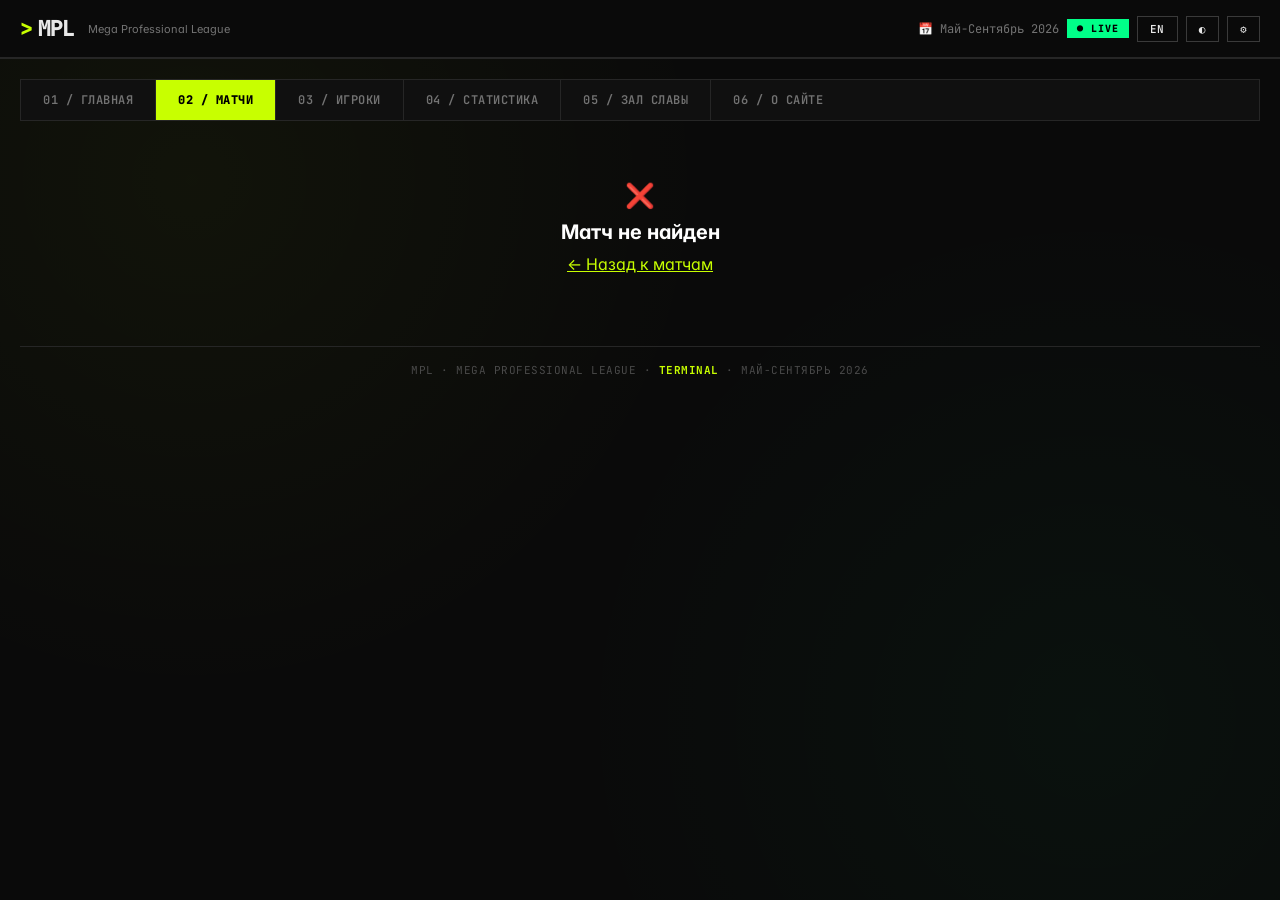
<file: match.html>
<!DOCTYPE html>
<html lang="ru">
<head>
    <meta charset="UTF-8">
    <meta name="viewport" content="width=device-width, initial-scale=1.0">
    <title>MPL — Детали матча</title>
    <link href="https://fonts.googleapis.com/css2?family=JetBrains+Mono:wght@400;500;600;700;800&family=Inter:wght@400;500;600;700;800&display=swap" rel="stylesheet">
    <link rel="stylesheet" href="css/style.css?v=27">
    <style>
        /* ===== ШАПКА МАТЧА ===== */
        .hltv-match-header { background: #1f232b; border: 1px solid var(--border); display: flex; align-items: stretch; position: relative; margin-bottom: 20px; }
        .hltv-team-side { flex: 1; display: flex; align-items: center; justify-content: center; gap: 16px; padding: 24px; }
        .hltv-team-side.win { background: rgba(125, 223, 160, 0.05); }
        .hltv-team-side.loss { background: rgba(224, 122, 122, 0.05); }
        .hltv-logo { width: 60px; height: 60px; object-fit: contain; }
        .hltv-team-name { font-size: 20px; font-weight: 700; color: #fff; }
        .hltv-score { font-size: 36px; font-weight: 800; font-family: var(--mono); color: var(--accent); }
        .hltv-match-center { display: flex; flex-direction: column; align-items: center; justify-content: center; padding: 16px 30px; background: #171a21; border-left: 1px solid var(--border); border-right: 1px solid var(--border); text-align: center; }
        .hltv-match-time { font-size: 24px; font-weight: 800; color: #fff; font-family: var(--mono); }
        .hltv-match-date { font-size: 11px; color: #8b9bb0; margin-top: 4px; }
        .hltv-match-status { font-size: 12px; font-weight: 700; color: var(--dim); margin-top: 8px; text-transform: uppercase; letter-spacing: 1px; }

        /* ===== КАРТЫ ===== */
        .hltv-maps-grid { display: grid; grid-template-columns: 1fr 1fr; gap: 20px; margin-bottom: 20px; }
        .hltv-maps-list { background: var(--surface); border: 1px solid var(--border); padding: 16px; }
        .hltv-info-box { background: var(--surface); border: 1px solid var(--border); padding: 16px; }
        .hltv-box-title { font-size: 14px; font-weight: 700; color: #fff; margin-bottom: 12px; border-bottom: 1px solid var(--border); padding-bottom: 8px; }
        .hltv-map-row { display: flex; align-items: center; justify-content: space-between; padding: 8px 12px; background: #1a1e26; border: 1px solid var(--border); margin-bottom: 6px; font-size: 13px; }
        .hltv-map-name { font-weight: 600; color: var(--text); }
        .hltv-map-score { font-family: var(--mono); font-weight: 700; color: var(--success); }

        /* ===== ВКЛАДКИ КАРТ ===== */
        .map-tabs { display: flex; gap: 4px; margin-bottom: 12px; flex-wrap: wrap; }
        .map-tab { background: var(--surface); border: 1px solid var(--border); color: var(--muted); padding: 8px 20px; font-family: var(--mono); font-size: 12px; font-weight: 700; cursor: pointer; transition: 0.2s; text-transform: uppercase; }
        .map-tab:hover { color: var(--text); border-color: var(--accent); }
        .map-tab.active { background: var(--accent); color: #000; border-color: var(--accent); }

        /* ===== ТАБЛИЦА СТАТИСТИКИ ===== */
        .hltv-table-wrapper { margin-bottom: 30px; border: 1px solid var(--border); }
        .hltv-table-header { display: flex; align-items: center; gap: 10px; background: #1a1e26; padding: 12px 16px; border-bottom: 1px solid var(--border); }
        .hltv-table-header img { width: 28px; height: 28px; }
        .hltv-table-header span { font-size: 16px; font-weight: 700; color: #fff; }
        
        .hltv-stats-table { width: 100%; border-collapse: collapse; background: var(--surface); }
        .hltv-stats-table th { text-align: left; padding: 10px 14px; font-family: var(--mono); font-size: 11px; color: #8b9bb0; border-bottom: 1px solid var(--border); text-transform: uppercase; background: #1a1e26; }
        .hltv-stats-table td { padding: 10px 14px; border-bottom: 1px solid var(--border); font-size: 13px; color: var(--text); font-family: var(--mono); }
        .hltv-stats-table tr:hover td { background: #1f232b; cursor: pointer; }
        .hltv-stats-player { font-weight: 600; color: #fff; font-family: var(--sans); display: flex; align-items: center; gap: 8px; }
        .hltv-stats-player img { width: 24px; height: 24px; border-radius: 4px; object-fit: cover; border: 1px solid #555; }
        .stat-good { color: var(--success); font-weight: 700; }
        .stat-bad { color: var(--danger); font-weight: 700; }

        /* ===== LINEUPS (СОСТАВЫ) ===== */
        .hltv-lineups-title { font-size: 18px; font-weight: 700; color: #fff; margin: 30px 0 16px 0; display: flex; align-items: center; gap: 10px; }
        .hltv-lineup-team { margin-bottom: 30px; }
        .hltv-lineup-header { display: flex; justify-content: space-between; align-items: center; background: #1a1e26; padding: 10px 16px; border: 1px solid var(--border); border-bottom: none; }
        .hltv-lineup-header .team-info { display: flex; align-items: center; gap: 10px; }
        .hltv-lineup-header img { width: 32px; height: 32px; }
        .hltv-lineup-header span { font-size: 16px; font-weight: 700; color: #fff; }
        .hltv-rank-badges { display: flex; gap: 4px; }
        .hltv-rank-badge { font-family: var(--mono); font-size: 10px; font-weight: 800; padding: 2px 6px; border-radius: 2px; }
        .hltv-rank-badge.green { background: #1e8b4c; color: #fff; }
        .hltv-rank-badge.orange { background: #d35400; color: #fff; }
        .hltv-rank-badge.grey { background: #333; color: #888; }

        .hltv-lineup-cards { display: flex; gap: 2px; background: var(--border); border: 1px solid var(--border); }
        .hltv-player-card { flex: 1; background: #2a2e37; position: relative; display: flex; flex-direction: column; align-items: center; overflow: hidden; }
        
        .hltv-card-photo { width: 100%; height: 140px; background: #222; display: flex; align-items: flex-end; justify-content: center; overflow: hidden; position: relative; }
        .hltv-card-photo img { width: 100%; height: 100%; object-fit: cover; }
        
        /* Иконки на фото */
        .hltv-card-icons { position: absolute; top: 8px; left: 8px; display: flex; gap: 4px; z-index: 2; }
        .hltv-icon { width: 18px; height: 18px; background: rgba(0,0,0,0.5); border-radius: 2px; display: flex; align-items: center; justify-content: center; font-size: 10px; }
        .hltv-icon.green { background: #1e8b4c; color: #fff; }
        .hltv-icon.blue { background: #2980b9; color: #fff; }

        .hltv-card-footer { width: 100%; display: flex; align-items: center; gap: 6px; padding: 8px 10px; background: #111; border-top: 1px solid #333; z-index: 2; }
        .hltv-card-footer .flag-svg { width: 18px; height: 12px; border-radius: 1px; }
        .hltv-card-footer .player-nick { font-size: 12px; font-weight: 700; color: #fff; font-family: var(--mono); }

        /* ===== MVP ===== */
        .hltv-mvp { background: var(--surface); border: 1px solid var(--accent); padding: 20px; display: flex; align-items: center; gap: 20px; margin-top: 20px; position: relative; overflow: hidden; }
        .hltv-mvp::before { content: 'MVP'; position: absolute; right: -10px; top: -20px; font-size: 120px; font-weight: 900; font-family: var(--mono); color: rgba(200, 255, 0, 0.05); z-index: 0; }
        .hltv-mvp-avatar { width: 80px; height: 80px; border-radius: 8px; border: 2px solid #777; position: relative; overflow: hidden; z-index: 1; }
        .hltv-mvp-avatar img { width: 100%; height: 100%; object-fit: cover; }
        .hltv-mvp-info { z-index: 1; }
        .hltv-mvp-name { font-size: 24px; font-weight: 800; color: #fff; }
        .hltv-mvp-stats { font-family: var(--mono); font-size: 14px; color: var(--accent); margin-top: 4px; }

        #settingsPanel { display: none; position: absolute; top: 60px; right: 20px; background: #1a1e26; border: 1px solid #444; border-radius: 8px; padding: 16px; z-index: 9999; box-shadow: 0 10px 30px rgba(0,0,0,0.8); width: 250px; flex-direction: column; gap: 12px; }
    </style>
</head>
<body>
<div class="container">
    <div class="header">
        <div class="logo"><h1 onclick="location.href='index.html'">MPL <small>Mega Professional League</small></h1></div>
        <div class="header-right">
            <span>📅 Май-Сентябрь 2026</span>
            <span class="status">● LIVE</span>
            <button class="lang-toggle" onclick="toggleLang()" id="langBtn">EN</button>
            <button class="theme-toggle" onclick="toggleTheme()" id="themeBtn">◐</button>
            <button class="theme-toggle" onclick="toggleSettings()" id="settingsBtn" title="Настройки">⚙️</button>
            <div id="settingsPanel">
                <div style="font-family:var(--mono); font-size:12px; font-weight:700; color:#fff; border-bottom:1px solid #333; padding-bottom:8px;">🎨 Настройки сайта</div>
                <div>
                    <div style="font-size:11px; color:#8b9bb0; margin-bottom:6px;">Цвет акцента:</div>
                    <div style="display:flex; gap:6px;">
                        <button onclick="setAccent('#c8ff00')" style="width:24px; height:24px; background:#c8ff00; border:none; border-radius:4px; cursor:pointer;"></button>
                        <button onclick="setAccent('#00d2ff')" style="width:24px; height:24px; background:#00d2ff; border:none; border-radius:4px; cursor:pointer;"></button>
                        <button onclick="setAccent('#ff0055')" style="width:24px; height:24px; background:#ff0055; border:none; border-radius:4px; cursor:pointer;"></button>
                        <button onclick="setAccent('#b000ff')" style="width:24px; height:24px; background:#b000ff; border:none; border-radius:4px; cursor:pointer;"></button>
                        <button onclick="setAccent('#ffb347')" style="width:24px; height:24px; background:#ffb347; border:none; border-radius:4px; cursor:pointer;"></button>
                    </div>
                </div>
                <div>
                    <div style="font-size:11px; color:#8b9bb0; margin-bottom:6px;">Свой фон (картинка):</div>
                    <input type="file" id="bgUpload" accept="image/*" style="width:100%; font-size:10px; color:#fff; background:#111; border:1px solid #333; padding:4px; border-radius:4px; cursor:pointer;">
                    <button onclick="resetBg()" style="width:100%; margin-top:6px; background:#333; border:none; color:#fff; padding:6px; border-radius:4px; font-size:10px; cursor:pointer;">Сбросить фон</button>
                </div>
            </div>
        </div>
    </div>

    <nav class="nav">
        <a href="index.html" class="nav-btn">01 / Главная</a>
        <a href="matches.html" class="nav-btn active">02 / Матчи</a>
        <a href="players.html" class="nav-btn">03 / Игроки</a>
        <a href="stats.html" class="nav-btn">04 / Статистика</a>
        <a href="hall.html" class="nav-btn">05 / Зал славы</a>
        <a href="about.html" class="nav-btn">06 / О сайте</a>
    </nav>

    <div id="matchContent"></div>
    <div class="footer">MPL · Mega Professional League · <b>TERMINAL</b> · Май-Сентябрь 2026</div>
</div>

<script src="js/data.js"></script>
<script>
    const urlParams = new URLSearchParams(window.location.search);
    const matchId = urlParams.get('id');

    const tf2Logo = 'img/tf2.png';
    const magicLogo = 'img/magic.png';
    const defaultImg = 'img/default.png';
    const fallbackSVG = `data:image/svg+xml;utf8,<svg xmlns='http://www.w3.org/2000/svg' viewBox='0 0 24 24' fill='%23555'><path d='M12 2L2 22h20L12 2z'/></svg>`;
    const flagSVG = `<svg class="flag-svg" viewBox="0 0 100 70"><rect width="100" height="23.3" fill="#fff"/><rect y="23.3" width="100" height="23.3" fill="#0039a6"/><rect y="46.6" width="100" height="23.4" fill="#d52b1e"/></svg>`;

    let currentMatchData = null;

    function renderMatchPage(id) {
        const container = document.getElementById('matchContent');
        if (!id || !matchData[id]) {
            container.innerHTML = `<div style="text-align:center;padding:40px;"><div style="font-size:24px;">❌</div><div style="font-size:20px;font-weight:700;color:#fff;margin-top:10px;">Матч не найден</div><a href="matches.html" style="color:var(--accent);margin-top:10px;display:inline-block;">← Назад к матчам</a></div>`;
            return;
        }

        currentMatchData = matchData[id];
        const data = currentMatchData;
        const isBo3 = id === 'match0';
        const isWinTeam1 = data.winner.includes('Team 1') || data.winner.includes('Team Fortress 2');
        
        const team1Name = isBo3 ? 'Team Fortress 2' : (isWinTeam1 ? 'Team 1' : 'Team 2');
        const team2Name = isBo3 ? 'Team Magic' : (isWinTeam1 ? 'Team 2' : 'Team 1');
        const team1Logo = isBo3 ? tf2Logo : fallbackSVG;
        const team2Logo = isBo3 ? magicLogo : fallbackSVG;

        const score1 = data.score.split(':')[0];
        const score2 = data.score.split(':')[1];

        let mapsHTML = '';
        if (isBo3) {
            mapsHTML = `
                <div class="hltv-maps-list">
                    <div class="hltv-box-title">Карты</div>
                    <div class="hltv-map-row"><span class="hltv-map-name">Ancient</span><span class="hltv-map-score">${data.map1.score}</span></div>
                    <div class="hltv-map-row"><span class="hltv-map-name">Anubis</span><span class="hltv-map-score">${data.map2.score}</span></div>
                </div>
                <div class="hltv-info-box">
                    <div class="hltv-box-title">Информация</div>
                    <div style="font-size:12px; color:#8b9bb0; line-height:1.6;">
                        <p>Формат: <b style="color:#fff;">Best of 3 (BO3)</b></p>
                        <p>Турнир: MPL Season 1</p>
                        <p>Дата: ${data.date}</p>
                    </div>
                </div>
            `;
        } else {
            mapsHTML = `
                <div class="hltv-maps-list">
                    <div class="hltv-box-title">Карта</div>
                    <div class="hltv-map-row"><span class="hltv-map-name">${data.map}</span><span class="hltv-map-score">${data.score}</span></div>
                </div>
                <div class="hltv-info-box">
                    <div class="hltv-box-title">Информация</div>
                    <div style="font-size:12px; color:#8b9bb0; line-height:1.6;">
                        <p>Формат: <b style="color:#fff;">Best of 1 (BO1)</b></p>
                        <p>Турнир: MPL Season 1</p>
                        <p>Дата: ${data.date}</p>
                    </div>
                </div>
            `;
        }

        let tabsHTML = '';
        if (isBo3) {
            tabsHTML = `
                <div class="map-tabs">
                    <button class="map-tab active" onclick="switchMapStats('all')" id="tab-all">All maps</button>
                    <button class="map-tab" onclick="switchMapStats('map1')" id="tab-map1">${data.map1.name}</button>
                    <button class="map-tab" onclick="switchMapStats('map2')" id="tab-map2">${data.map2.name}</button>
                </div>
            `;
        } else {
            tabsHTML = `
                <div class="map-tabs">
                    <button class="map-tab active" onclick="switchMapStats('all')">${data.map}</button>
                </div>
            `;
        }

        container.innerHTML = `
            <a href="matches.html" class="back-btn">← Назад ко всем матчам</a>

            <div class="hltv-match-header">
                <div class="hltv-team-side ${isWinTeam1 ? 'win' : 'loss'}">
                    <img src="${team1Logo}" class="hltv-logo" onerror="this.src='${fallbackSVG}';">
                    <div><div class="hltv-team-name">${team1Name}</div></div>
                    <div class="hltv-score">${score1}</div>
                </div>
                <div class="hltv-match-center">
                    <div class="hltv-match-time">${data.title.replace('Матч ', '').replace('🏆 ', '')}</div>
                    <div class="hltv-match-date">${data.date}</div>
                    <div class="hltv-match-status">Match over</div>
                </div>
                <div class="hltv-team-side ${!isWinTeam1 ? 'win' : 'loss'}">
                    <div class="hltv-score">${score2}</div>
                    <div><div class="hltv-team-name">${team2Name}</div></div>
                    <img src="${team2Logo}" class="hltv-logo" onerror="this.src='${fallbackSVG}';">
                </div>
            </div>

            <div class="hltv-maps-grid">${mapsHTML}</div>

            <div class="hltv-box-title" style="background:none; border:none; padding:0; margin-bottom:12px;">📊 Match stats</div>
            ${tabsHTML}
            <div id="statsTableContainer"></div>
            
            <div id="lineupsContainer"></div>
            <div id="mvpContainer"></div>
        `;

        switchMapStats('all');
    }

    function switchMapStats(mapType) {
        document.querySelectorAll('.map-tab').forEach(btn => btn.classList.remove('active'));
        if (mapType === 'all') document.getElementById('tab-all')?.classList.add('active');
        if (mapType === 'map1') document.getElementById('tab-map1')?.classList.add('active');
        if (mapType === 'map2') document.getElementById('tab-map2')?.classList.add('active');

        const data = currentMatchData;
        const isBo3 = data.map1 !== undefined;
        let winPlayers = [], lossPlayers = [];

        if (mapType === 'all') {
            const source = data.total ? data.total.teams : data.teams;
            winPlayers = source.win.players;
            lossPlayers = source.loss.players;
        } else if (mapType === 'map1') {
            winPlayers = data.map1.teams.win.players;
            lossPlayers = data.map1.teams.loss.players;
        } else if (mapType === 'map2') {
            winPlayers = data.map2.teams.win.players;
            lossPlayers = data.map2.teams.loss.players;
        }

        const team1Logo = isBo3 ? tf2Logo : fallbackSVG;
        const team2Logo = isBo3 ? magicLogo : fallbackSVG;
        const isWinTeam1 = data.winner.includes('Team 1') || data.winner.includes('Team Fortress 2');
        
        const winTeamName = isBo3 ? 'Team Fortress 2' : (isWinTeam1 ? 'Team 1' : 'Team 2');
        const lossTeamName = isBo3 ? 'Team Magic' : (isWinTeam1 ? 'Team 2' : 'Team 1');

        // Рендер таблиц (разделенных по командам)
        const generateTable = (players, teamName, logo) => {
            const sorted = [...players].sort((a,b) => (b.rating || (b.k/b.d)) - (a.rating || (a.k/a.d)));
            return `
                <div class="hltv-table-wrapper">
                    <div class="hltv-table-header">
                        <img src="${logo}" onerror="this.src='${fallbackSVG}';">
                        <span>${teamName}</span>
                    </div>
                    <table class="hltv-stats-table">
                        <thead>
                            <tr>
                                <th>Игрок</th>
                                <th>K-D</th>
                                <th>Разница</th>
                                <th>ADR</th>
                                <th>Ассисты</th>
                                <th>Rating</th>
                            </tr>
                        </thead>
                        <tbody>
                            ${sorted.map(p => {
                                const rating = p.rating || (p.k / (p.d || 1));
                                return `
                                <tr onclick="location.href='player.html?name=${encodeURIComponent(p.name)}'">
                                    <td>
                                        <div class="hltv-stats-player">
                                            <img src="${defaultImg}">
                                            <span>${p.name}</span>
                                        </div>
                                    </td>
                                    <td>${p.k}-${p.d}</td>
                                    <td class="${p.diff > 0 ? 'stat-good' : 'stat-bad'}">${p.diff > 0 ? '+' : ''}${p.diff}</td>
                                    <td>${p.adr || '—'}</td>
                                    <td>${p.a || '—'}</td>
                                    <td class="${rating >= 1 ? 'stat-good' : 'stat-bad'}">${rating.toFixed(2)}</td>
                                </tr>
                            `}).join('')}
                        </tbody>
                    </table>
                </div>
            `;
        };

        document.getElementById('statsTableContainer').innerHTML = 
            generateTable(winPlayers, winTeamName, team1Logo) + 
            generateTable(lossPlayers, lossTeamName, team2Logo);

        // Рендер Lineups (Составы) - только для All maps
        let lineupsHTML = '';
        if (mapType === 'all') {
            const createLineup = (players, teamName, logo, isWin) => `
                <div class="hltv-lineup-team">
                    <div class="hltv-lineup-header">
                        <div class="team-info">
                            <img src="${logo}" onerror="this.src='${fallbackSVG}';">
                            <span>${teamName}</span>
                        </div>
                        <div class="hltv-rank-badges">
                            <span class="hltv-rank-badge green">HLTV: #${isWin ? '1' : '2'}</span>
                            <span class="hltv-rank-badge orange">VRS: #${isWin ? '1' : '2'}</span>
                        </div>
                    </div>
                    <div class="hltv-lineup-cards">
                        ${players.map((p, i) => `
                            <div class="hltv-player-card" onclick="location.href='player.html?name=${encodeURIComponent(p.name)}'" style="cursor:pointer;">
                                <div class="hltv-card-photo">
                                    <img src="${defaultImg}">
                                    <div class="hltv-card-icons">
                                        ${i === 0 ? '<div class="hltv-icon green">★</div>' : ''}
                                        ${i === 1 ? '<div class="hltv-icon blue">C</div>' : ''}
                                    </div>
                                </div>
                                <div class="hltv-card-footer">
                                    ${flagSVG}
                                    <span class="player-nick">${p.name}</span>
                                </div>
                            </div>
                        `).join('')}
                    </div>
                </div>
            `;
            
            lineupsHTML = `
                <div class="hltv-lineups-title">Составы команд</div>
                ${createLineup(winPlayers, winTeamName, team1Logo, true)}
                ${createLineup(lossPlayers, lossTeamName, team2Logo, false)}
            `;
        }
        document.getElementById('lineupsContainer').innerHTML = lineupsHTML;

        // MVP
        const allMapPlayers = [...winPlayers, ...lossPlayers];
        const mvpPlayer = allMapPlayers.sort((a,b) => (b.rating || (b.k/b.d)) - (a.rating || (a.k/a.d)))[0];
        
        if (mvpPlayer) {
            const mvpRating = mvpPlayer.rating || (mvpPlayer.k / (mvpPlayer.d || 1));
            document.getElementById('mvpContainer').innerHTML = `
                <div class="hltv-mvp">
                    <div class="hltv-mvp-avatar"><img src="${defaultImg}"></div>
                    <div class="hltv-mvp-info">
                        <div style="font-size:12px; font-family:var(--mono); color:var(--muted); text-transform:uppercase; letter-spacing:1px;">MVP ${mapType === 'all' ? 'Матча' : 'Карты'}</div>
                        <div class="hltv-mvp-name">${mvpPlayer.name}</div>
                        <div class="hltv-mvp-stats">Рейтинг ${mvpRating.toFixed(2)} · K/D ${(mvpPlayer.k/mvpPlayer.d).toFixed(2)}</div>
                    </div>
                </div>
            `;
        }
    }

    function toggleTheme() { document.body.classList.toggle('light'); document.getElementById('themeBtn').textContent = document.body.classList.contains('light') ? '☀️' : '◐'; }
    let lang = 'ru';
    function toggleLang() { lang = lang === 'ru' ? 'en' : 'ru'; document.getElementById('langBtn').textContent = lang === 'ru' ? 'EN' : 'RU'; }

    function toggleSettings() { const panel = document.getElementById('settingsPanel'); panel.style.display = panel.style.display === 'none' ? 'flex' : 'none'; }
    function setAccent(color) { document.documentElement.style.setProperty('--accent', color); localStorage.setItem('mpl_accent', color); }
    function resetBg() { document.body.style.backgroundImage = 'none'; document.body.style.backgroundColor = 'var(--bg)'; localStorage.removeItem('mpl_bg'); document.getElementById('bgUpload').value = ''; }
    document.getElementById('bgUpload').addEventListener('change', function(e) {
        const file = e.target.files[0];
        if (file) { const reader = new FileReader(); reader.onload = function(event) { document.body.style.backgroundImage = `url(${event.target.result})`; document.body.style.backgroundSize = 'cover'; document.body.style.backgroundPosition = 'center'; localStorage.setItem('mpl_bg', event.target.result); }; reader.readAsDataURL(file); }
    });
    window.addEventListener('DOMContentLoaded', () => {
        const savedAccent = localStorage.getItem('mpl_accent'); if (savedAccent) setAccent(savedAccent);
        const savedBg = localStorage.getItem('mpl_bg'); if (savedBg) { document.body.style.backgroundImage = `url(${savedBg})`; document.body.style.backgroundSize = 'cover'; document.body.style.backgroundPosition = 'center'; }
    });

    renderMatchPage(matchId);
</script>
</body>
</html>
</file>
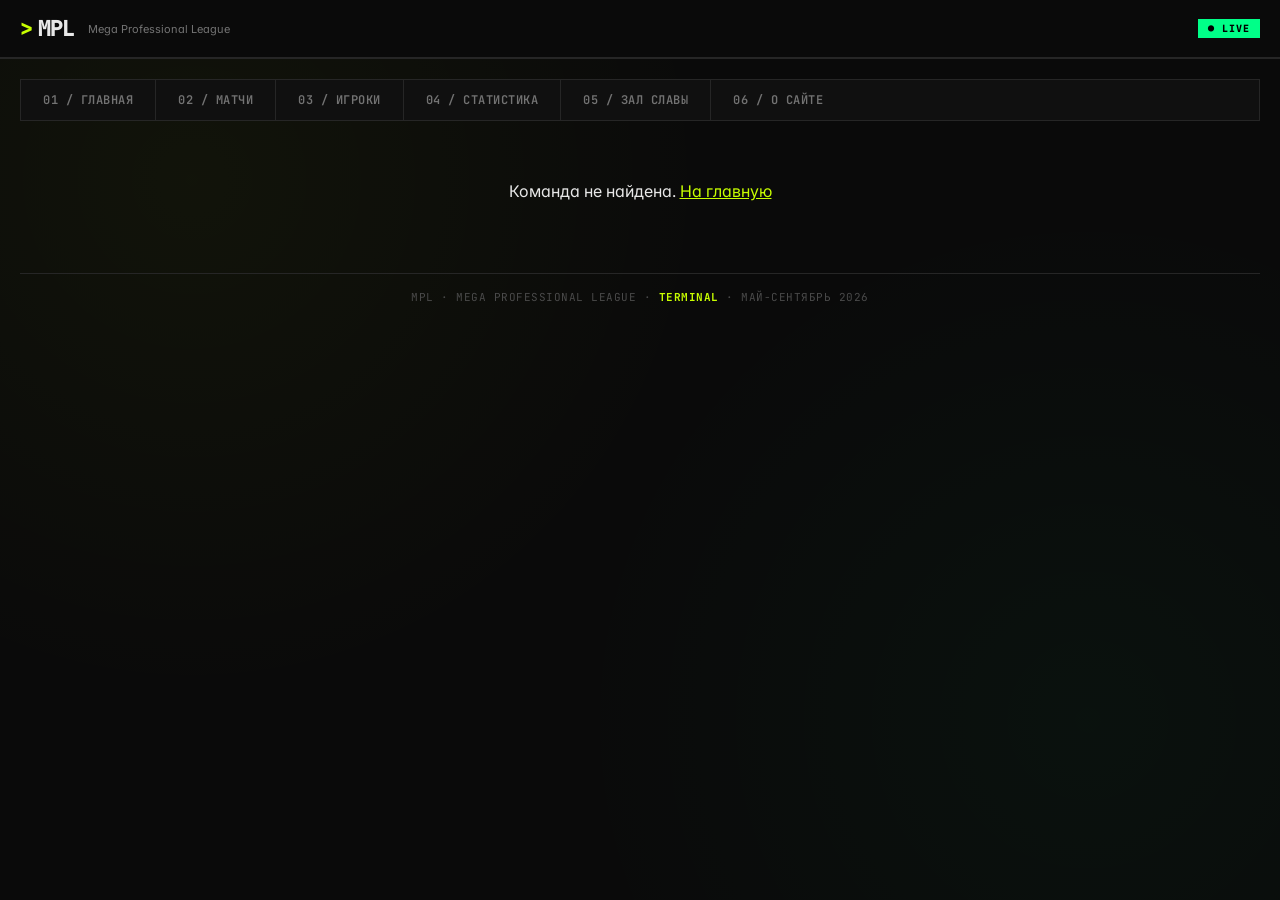
<file: team.html>
<!DOCTYPE html>
<html lang="ru">
<head>
    <meta charset="UTF-8">
    <meta name="viewport" content="width=device-width, initial-scale=1.0">
    <title>MPL — Профиль команды</title>
    <link href="https://fonts.googleapis.com/css2?family=JetBrains+Mono:wght@400;500;600;700;800&family=Inter:wght@400;500;600;700;800&display=swap" rel="stylesheet">
    <link rel="stylesheet" href="css/style.css?v=16">
    <style>
        .hltv-team-header { background: #1f232b; border: 1px solid var(--border); border-top: 3px solid var(--accent); margin-bottom: 0; position: relative; }
        .hltv-players-strip { display: flex; justify-content: center; background: #2a2e37; padding: 20px; gap: 15px; border-bottom: 1px solid #111; overflow-x: auto; }
        .hltv-player-card { display: flex; flex-direction: column; align-items: center; width: 90px; flex-shrink: 0; }
        
        /* КВАДРАТНЫЕ АВАТАРКИ В ПЛАШКЕ 50x50 */
        .hltv-player-photo { 
            width: 50px; height: 50px; 
            background: #1a1a1a; 
            border: 2px solid #777; 
            display: flex; align-items: center; justify-content: center; 
            margin-bottom: 8px; 
            z-index: 1; overflow: hidden; 
            border-radius: 6px;
            position: relative;
        }
        .hltv-player-photo .photo-team-bg { position: absolute; width: 80%; height: 80%; opacity: 0.3; z-index: 1; object-fit: contain; }
        .hltv-player-photo .photo-player { position: relative; z-index: 2; width: 100%; height: 100%; object-fit: cover; }
        
        .hltv-player-nick { 
            background: #111; width: 100%; text-align: center; padding: 4px 0; 
            font-family: var(--mono); font-size: 11px; font-weight: 700; color: #fff; 
            z-index: 2; display: flex; justify-content: center; align-items: center; gap: 4px; 
            border: 1px solid #333; border-radius: 4px;
        }
        .hltv-team-info { display: flex; align-items: center; padding: 20px 30px; background: #171a21; gap: 20px; }
        
        /* КВАДРАТНЫЙ ЛОГОТИП КОМАНДЫ 50x50 */
        .hltv-team-logo { 
            width: 50px; height: 50px; 
            background: #222; border: 2px solid #555; 
            display: flex; align-items: center; justify-content: center; 
            border-radius: 6px; overflow: hidden; padding: 4px;
        }
        .hltv-team-logo img { width: 100%; height: 100%; object-fit: contain; }
        
        .hltv-team-name { font-family: var(--sans); font-size: 32px; font-weight: 800; color: #fff; letter-spacing: -0.5px; }
        .hltv-team-country { font-size: 12px; color: #8b9bb0; display: flex; align-items: center; gap: 6px; margin-bottom: 4px; }
        .hltv-team-rank { margin-left: auto; text-align: right; display: flex; flex-direction: column; gap: 6px; font-family: var(--mono); font-size: 12px; color: #c8d6e0; }
        .hltv-rank-item { display: flex; align-items: center; justify-content: flex-end; gap: 8px; }
        .hltv-rank-badge { background: #1e8b4c; color: #fff; padding: 2px 6px; font-size: 10px; font-weight: 800; border-radius: 2px; }
        
        .hltv-tabs { display: flex; background: #171a21; border: 1px solid var(--border); border-top: none; border-bottom: 2px solid #111; }
        .hltv-tab { padding: 14px 30px; font-family: var(--sans); font-size: 14px; font-weight: 600; color: #8b9bb0; cursor: pointer; border-bottom: 3px solid transparent; transition: 0.15s; }
        .hltv-tab:hover { color: #fff; background: rgba(255,255,255,0.03); }
        .hltv-tab.active { color: #fff; border-bottom-color: var(--accent); }
        
        .hltv-tab-content { display: none; padding: 24px; background: var(--surface); border: 1px solid var(--border); border-top: none; min-height: 300px; animation: fadeUp 0.3s ease; }
        .hltv-tab-content.active { display: block; }
        
        .hltv-roster-table { width: 100%; border-collapse: collapse; }
        .hltv-roster-table th { text-align: left; padding: 10px 16px; font-family: var(--mono); font-size: 11px; color: #6e7f94; border-bottom: 1px solid var(--border); text-transform: uppercase; }
        .hltv-roster-table td { padding: 12px 16px; border-bottom: 1px solid var(--border); font-family: var(--sans); font-size: 14px; color: #c8d6e0; }
        .hltv-roster-table tr:hover td { background: #1f232b; cursor: pointer; }
        .hltv-roster-name { font-weight: 600; color: #fff; }
        
        /* ТРАНСФЕРЫ */
        .transfer-list { display: flex; flex-direction: column; border: 1px solid var(--border); background: #1a1e26; margin-top: 20px; }
        .transfer-row { display: flex; align-items: center; padding: 12px 16px; border-bottom: 1px solid var(--border); }
        .transfer-row:last-child { border-bottom: none; }
        .transfer-player { display: flex; align-items: center; gap: 12px; width: 220px; }
        
        .transfer-photo { 
            width: 50px; height: 50px; 
            border-radius: 6px; background: #111; border: 2px solid #777; 
            overflow: hidden; flex-shrink: 0; position: relative;
            display: flex; align-items: center; justify-content: center;
        }
        .transfer-photo .photo-team-bg { position: absolute; width: 80%; height: 80%; opacity: 0.3; z-index: 1; object-fit: contain; }
        .transfer-photo .photo-player { position: relative; z-index: 2; width: 100%; height: 100%; object-fit: cover; }
        
        .transfer-name { font-weight: 600; font-size: 14px; color: #fff; white-space: nowrap; overflow: hidden; text-overflow: ellipsis; }
        .transfer-arrow { color: #555; margin: 0 20px; font-size: 18px; }
        .transfer-team { display: flex; align-items: center; gap: 8px; font-family: var(--mono); font-weight: 700; font-size: 14px; }
        
        .transfer-logo { 
            width: 50px; height: 50px; 
            display: flex; align-items: center; justify-content: center; 
            background: #222; border: 1px solid #444; border-radius: 6px; padding: 4px; 
        }
        .transfer-logo img { width: 100%; height: 100%; object-fit: contain; }
    </style>
</head>
<body>
<div class="container">
    <div class="header">
        <div class="logo"><h1 onclick="location.href='index.html'">MPL <small>Mega Professional League</small></h1></div>
        <div class="header-right"><span class="status">● LIVE</span></div>
    </div>
    <nav class="nav">
        <a href="index.html" class="nav-btn">01 / Главная</a>
        <a href="matches.html" class="nav-btn">02 / Матчи</a>
        <a href="players.html" class="nav-btn">03 / Игроки</a>
        <a href="stats.html" class="nav-btn">04 / Статистика</a>
        <a href="hall.html" class="nav-btn">05 / Зал славы</a>
        <a href="about.html" class="nav-btn">06 / О сайте</a>
    </nav>

    <div id="teamContent"></div>
    <div class="footer">MPL · Mega Professional League · <b>TERMINAL</b> · Май-Сентябрь 2026</div>
</div>

<script src="js/data.js"></script>
<script>
    const urlParams = new URLSearchParams(window.location.search);
    const teamId = urlParams.get('id');

    function switchTeamTab(tabId) {
        document.querySelectorAll('.hltv-tab').forEach(t => t.classList.remove('active'));
        document.getElementById('tab-' + tabId).classList.add('active');
        document.querySelectorAll('.hltv-tab-content').forEach(c => c.classList.remove('active'));
        document.getElementById('content-' + tabId).classList.add('active');
    }

    function renderTeam(id) {
        const container = document.getElementById('teamContent');
        if (!id || (id !== 'tf2' && id !== 'magic')) {
            container.innerHTML = `<div style="text-align:center;padding:40px;">Команда не найдена. <a href="index.html" style="color:var(--accent);">На главную</a></div>`;
            return;
        }

        const isWin = id === 'tf2';
        const teamData = isWin ? matchData.match0.total.teams.win : matchData.match0.total.teams.loss;
        const teamName = isWin ? 'Team Fortress 2' : 'Team Magic';
        const players = [...teamData.players].sort((a, b) => b.adr - a.adr);

        const defaultImg = 'img/default.png';
        const teamImg = isWin ? 'img/tf2.png' : 'img/magic.png';
        
        const flagSVG = `<svg viewBox="0 0 100 70" style="width:18px; height:12px; border-radius:2px; display:inline-block; vertical-align:middle;"><rect width="100" height="23.3" fill="#fff"/><rect y="23.3" width="100" height="23.3" fill="#0039a6"/><rect y="46.6" width="100" height="23.4" fill="#d52b1e"/></svg>`;
        const flagSVGSmall = `<svg viewBox="0 0 100 70" style="width:14px; height:10px; border-radius:2px; display:inline-block; vertical-align:middle;"><rect width="100" height="23.3" fill="#fff"/><rect y="23.3" width="100" height="23.3" fill="#0039a6"/><rect y="46.6" width="100" height="23.4" fill="#d52b1e"/></svg>`;
        const fallbackSVG = `data:image/svg+xml;utf8,<svg xmlns='http://www.w3.org/2000/svg' viewBox='0 0 24 24' fill='%23777'><path d='M12 2L2 22h20L12 2z'/></svg>`;

        // Верхняя плашка (квадратные аватарки)
        let playersStripHTML = players.map(p => `
            <div class="hltv-player-card" onclick="location.href='player.html?name=${encodeURIComponent(p.name)}'" style="cursor:pointer;">
                <div class="hltv-player-photo">
                    <img src="${teamImg}" class="photo-team-bg" onerror="this.src='${fallbackSVG}';">
                    <img src="${defaultImg}" class="photo-player">
                </div>
                <div class="hltv-player-nick">
                    ${flagSVGSmall} ${p.name.split(' ')[0]}
                </div>
            </div>
        `).join('');

        let teamHeaderHTML = `
            <div class="hltv-team-info">
                <div class="hltv-team-logo">
                    <img src="${teamImg}" alt="${teamName}" onerror="this.src='${fallbackSVG}';">
                </div>
                <div>
                    <div class="hltv-team-country">${flagSVG} Russia</div>
                    <div class="hltv-team-name">${teamName}</div>
                </div>
                <div class="hltv-team-rank">
                    <div class="hltv-rank-item"><span>Valve ranking</span><span class="hltv-rank-badge">#${isWin ? '1' : '2'}</span></div>
                    <div class="hltv-rank-item"><span>World ranking</span><span class="hltv-rank-badge">#${isWin ? '1' : '2'}</span></div>
                </div>
            </div>
        `;

        let tabsHTML = `
            <div class="hltv-tabs">
                <div class="hltv-tab active" id="tab-info" onclick="switchTeamTab('info')">Info</div>
                <div class="hltv-tab" id="tab-roster" onclick="switchTeamTab('roster')">Roster</div>
                <div class="hltv-tab" id="tab-matches" onclick="switchTeamTab('matches')">Matches</div>
            </div>
        `;

        let contentHTML = `
            <div class="hltv-tab-content active" id="content-info">
                <h3 style="font-family:var(--mono); font-size:16px; margin-bottom:12px; color:#fff;">О команде</h3>
                <p style="color:#8b9bb0; font-size:14px; line-height:1.6; margin-bottom:24px;">
                    ${teamName} — профессиональный состав по CS2, выступающий на турнире MPL. 
                    В данном сезоне команда показала ${isWin ? 'отличный результат, одержав победу в матче #0 (BO3) со счетом 2:0' : 'достойную игру, уступив в матче #0 (BO3) со счетом 0:2'}.
                </p>

                <!-- ТРАНСФЕРЫ -->
                <h3 style="font-family:var(--mono); font-size:14px; margin-bottom:12px; color:var(--accent); text-transform:uppercase; letter-spacing:1px;">История трансферов</h3>
                <div class="transfer-list">
                    ${players.map(p => `
                        <div class="transfer-row">
                            <div class="transfer-player">
                                <div class="transfer-photo">
                                    <img src="${teamImg}" class="photo-team-bg" onerror="this.src='${fallbackSVG}';">
                                    <img src="${defaultImg}" class="photo-player">
                                </div>
                                <span class="transfer-name">${p.name}</span>
                            </div>
                            <div class="transfer-arrow">→</div>
                            <div class="transfer-team">
                                <div class="transfer-logo">
                                    <img src="${teamImg}" alt="${teamName}" onerror="this.src='${fallbackSVG}';">
                                </div>
                                <span style="color:${isWin ? 'var(--success)' : 'var(--danger)'}; margin-left:10px;">${teamName}</span>
                            </div>
                        </div>
                    `).join('')}
                    <div style="text-align:center; padding:12px; font-family:var(--mono); font-size:11px; color:var(--muted); background: rgba(255,255,255,0.02); text-transform:uppercase;">
                        Текущий состав
                    </div>
                </div>
            </div>

            <div class="hltv-tab-content" id="content-roster">
                <table class="hltv-roster-table">
                    <thead><tr><th>Игрок</th><th>K / D</th><th>ADR</th><th>Разница</th></tr></thead>
                    <tbody>
                        ${players.map(p => `
                            <tr onclick="location.href='player.html?name=${encodeURIComponent(p.name)}'">
                                <td>${flagSVG} <span class="hltv-roster-name" style="margin-left:6px;">${p.name}</span></td>
                                <td style="font-family:var(--mono);">${p.k} / ${p.d}</td>
                                <td style="font-family:var(--mono);">${p.adr}</td>
                                <td style="font-family:var(--mono); color:${p.diff > 0 ? 'var(--success)' : 'var(--danger)'}; font-weight:700;">${p.diff > 0 ? '+' : ''}${p.diff}</td>
                            </tr>
                        `).join('')}
                    </tbody>
                </table>
            </div>

            <div class="hltv-tab-content" id="content-matches">
                <div class="match-card ${isWin ? '' : 'loss'}" onclick="location.href='match.html?id=match0'" style="margin-bottom:0;">
                    <div class="match-top">
                        <span class="title">${matchData.match0.title}</span>
                        <span class="date">${matchData.match0.date} · ${matchData.match0.score}</span>
                    </div>
                    <div class="match-teams">
                        <div class="team win"><span class="name">${matchData.match0.winner}</span><span class="score">${matchData.match0.score.split(':')[0]}</span></div>
                        <span class="vs">vs</span>
                        <div class="team loss"><span class="score">${matchData.match0.score.split(':')[1]}</span><span class="name">${matchData.match0.loser}</span></div>
                    </div>
                </div>
            </div>
        `;

        container.innerHTML = `
            <a href="index.html" class="back-btn">← На главную</a>
            <div class="hltv-team-header">
                <div class="hltv-players-strip">${playersStripHTML}</div>
                ${teamHeaderHTML}
            </div>
            ${tabsHTML}
            ${contentHTML}
        `;
    }
    renderTeam(teamId);
</script>
</body>
</html>
</file>
<file: css/style.css>
/* ============================================
   MPL — NEO-BRUTALIST / TERMINAL THEME
   ============================================ */

@import url('https://fonts.googleapis.com/css2?family=JetBrains+Mono:wght@400;500;600;700;800&family=Inter:wght@400;500;600;700;800&display=swap');

:root {
  --bg:        #0a0a0a;
  --surface:   #101010;
  --surface-2: #161616;
  --border:    #262626;
  --border-2:  #3a3a3a;
  --text:      #e8e8e8;
  --muted:     #737373;
  --dim:       #4a4a4a;
  --accent:    #c8ff00;   /* кислотный */
  --accent-dim:#8fb800;
  --danger:    #ff3b3b;
  --success:   #00ff88;
  --warning:   #ffb020;
  --mono:      'JetBrains Mono', ui-monospace, monospace;
  --sans:      'Inter', -apple-system, sans-serif;
}

* { margin:0; padding:0; box-sizing:border-box; }

html { scroll-behavior: smooth; }

body {
  font-family: var(--sans);
  background: var(--bg);
  color: var(--text);
  font-feature-settings: "tnum" 1, "cv11" 1;
  -webkit-font-smoothing: antialiased;
  min-height: 100vh;
  display: flex;
  justify-content: center;
  background-image:
    radial-gradient(circle at 15% 20%, rgba(200,255,0,0.04), transparent 40%),
    radial-gradient(circle at 85% 80%, rgba(0,255,136,0.03), transparent 40%);
  background-attachment: fixed;
}

.container {
  max-width: 1400px;
  width: 100%;
  padding: 0 20px;
}

/* ===== SCROLLBAR ===== */
::-webkit-scrollbar { width: 8px; height: 8px; }
::-webkit-scrollbar-track { background: var(--bg); }
::-webkit-scrollbar-thumb { background: var(--border-2); border-radius: 0; }
::-webkit-scrollbar-thumb:hover { background: var(--accent-dim); }

/* ===== HEADER ===== */
.header {
  position: sticky;
  top: 0;
  z-index: 100;
  background: var(--bg);
  border-bottom: 2px solid var(--border);
  padding: 14px 0;
  display: flex;
  justify-content: space-between;
  align-items: center;
  flex-wrap: wrap;
  gap: 12px;
  margin: 0 -20px;
  padding: 14px 20px;
}

.logo h1 {
  font-family: var(--mono);
  font-size: 22px;
  font-weight: 800;
  color: var(--text);
  cursor: pointer;
  letter-spacing: -1px;
  transition: color 0.15s;
  display: inline-flex;
  align-items: center;
  gap: 6px;
}
.logo h1::before {
  content: '>';
  color: var(--accent);
  font-weight: 800;
  animation: blink 1.2s steps(2) infinite;
}
@keyframes blink {
  0%, 50% { opacity: 1; }
  51%, 100% { opacity: 0; }
}
.logo h1:hover { color: var(--accent); }
.logo small {
  font-family: var(--sans);
  font-size: 11px;
  color: var(--muted);
  font-weight: 400;
  letter-spacing: 0;
  margin-left: 8px;
}

.header-right {
  display: flex;
  align-items: center;
  gap: 8px;
  font-family: var(--mono);
  font-size: 12px;
  color: var(--muted);
  flex-wrap: wrap;
}

.header-right .status {
  background: var(--success);
  color: #000;
  padding: 3px 10px;
  font-weight: 800;
  font-size: 10px;
  text-transform: uppercase;
  letter-spacing: 1px;
  border-radius: 0;
}

.theme-toggle,
.lang-toggle {
  background: transparent;
  border: 1px solid var(--border-2);
  color: var(--text);
  padding: 5px 12px;
  cursor: pointer;
  font-size: 11px;
  font-family: var(--mono);
  font-weight: 600;
  text-transform: uppercase;
  letter-spacing: 0.5px;
  transition: 0.15s;
  border-radius: 0;
}
.theme-toggle:hover,
.lang-toggle:hover {
  background: var(--accent);
  color: #000;
  border-color: var(--accent);
}

/* ===== NAV ===== */
.nav {
  display: flex;
  gap: 0;
  margin: 20px 0;
  border: 1px solid var(--border);
  background: var(--surface);
  flex-wrap: wrap;
  border-radius: 0;
}

.nav-btn {
  background: transparent;
  border: none;
  border-right: 1px solid var(--border);
  color: var(--muted);
  padding: 12px 22px;
  font-weight: 600;
  font-size: 12px;
  cursor: pointer;
  transition: 0.15s;
  font-family: var(--mono);
  text-decoration: none;
  display: inline-flex;
  align-items: center;
  gap: 8px;
  text-transform: uppercase;
  letter-spacing: 0.5px;
  border-radius: 0;
}
.nav-btn:last-child { border-right: none; }
.nav-btn:hover {
  color: var(--accent);
  background: var(--surface-2);
}
.nav-btn.active {
  background: var(--accent);
  color: #000;
  font-weight: 800;
}

/* ===== GLASS CARD → SOLID PANEL ===== */
.glass-card {
  background: var(--surface);
  border: 1px solid var(--border);
  padding: 20px;
  border-radius: 0;
  transition: 0.2s;
  position: relative;
}
.glass-card::before {
  content: '';
  position: absolute;
  top: 0; left: 0;
  width: 40px; height: 2px;
  background: var(--accent);
}
.glass-card:hover {
  border-color: var(--border-2);
}

.panel-title {
  font-family: var(--mono);
  font-size: 13px;
  font-weight: 700;
  color: var(--text);
  margin-bottom: 14px;
  padding-bottom: 10px;
  border-bottom: 1px solid var(--border);
  display: flex;
  align-items: center;
  gap: 8px;
  flex-wrap: wrap;
  text-transform: uppercase;
  letter-spacing: 1px;
}
.panel-title span {
  color: var(--muted);
  font-weight: 400;
  font-size: 10px;
  font-family: var(--sans);
  text-transform: none;
  letter-spacing: 0;
}

/* ===== BADGE KD ===== */
.badge-kd {
  background: var(--surface-2);
  border: 1px solid var(--border-2);
  padding: 2px 8px;
  font-size: 11px;
  font-weight: 700;
  font-family: var(--mono);
  min-width: 44px;
  text-align: center;
  color: var(--text);
  border-radius: 0;
}
.badge-kd.gold {
  background: var(--accent);
  color: #000;
  border-color: var(--accent);
}
.badge-kd.silver {
  background: #d0d0d0;
  color: #000;
  border-color: #d0d0d0;
}
.badge-kd.bronze {
  background: #cd7f32;
  color: #000;
  border-color: #cd7f32;
}
.badge-kd.red {
  background: var(--danger);
  color: #fff;
  border-color: var(--danger);
}

/* ===== SCROLL AREA ===== */
.scroll-area {
  max-height: 520px;
  overflow-y: auto;
  padding-right: 4px;
}

/* ===== MATCH CARD ===== */
.match-card {
  background: var(--surface);
  border: 1px solid var(--border);
  border-left: 3px solid var(--accent);
  padding: 12px 16px;
  cursor: pointer;
  transition: 0.15s;
  user-select: none;
  border-radius: 0;
}
.match-card:hover {
  background: var(--surface-2);
  border-left-color: var(--accent);
  transform: translateX(3px);
}
.match-card.loss {
  border-left-color: var(--danger);
}
.match-card .match-top {
  display: flex;
  justify-content: space-between;
  align-items: center;
  flex-wrap: wrap;
  gap: 4px 8px;
}
.match-card .match-top .title {
  font-family: var(--mono);
  font-weight: 700;
  font-size: 12px;
  color: var(--text);
  text-transform: uppercase;
  letter-spacing: 0.5px;
}
.match-card .match-top .date {
  color: var(--muted);
  font-size: 10px;
  font-family: var(--mono);
}
.match-card .match-teams {
  display: flex;
  justify-content: space-between;
  align-items: center;
  flex-wrap: wrap;
  gap: 4px 8px;
  font-size: 12px;
  margin-top: 6px;
}
.match-card .match-teams .team {
  display: flex;
  align-items: center;
  gap: 6px;
}
.match-card .match-teams .team .name {
  font-weight: 600;
  font-size: 12px;
}
.match-card .match-teams .team .score {
  font-family: var(--mono);
  font-weight: 800;
  font-size: 16px;
  min-width: 24px;
  text-align: center;
}
.match-card .match-teams .team.win .score {
  color: var(--success);
}
.match-card .match-teams .team.loss .score {
  color: var(--danger);
}
.match-card .match-teams .vs {
  color: var(--dim);
  font-weight: 700;
  font-size: 10px;
  font-family: var(--mono);
}
.match-card .match-stats-row {
  display: flex;
  flex-wrap: wrap;
  gap: 4px 12px;
  margin-top: 6px;
  padding-top: 6px;
  border-top: 1px solid var(--border);
  font-size: 10px;
  color: var(--muted);
  font-family: var(--mono);
}
.match-card .match-stats-row b {
  color: var(--text);
}
.match-card .match-stats-row .mvp {
  color: var(--accent);
}
.match-card .match-stats-row .bad {
  color: var(--danger);
}
.match-card .click-hint {
  font-size: 10px;
  color: var(--dim);
  transition: 0.15s;
  font-family: var(--mono);
}
.match-card:hover .click-hint {
  color: var(--accent);
  transform: translateX(4px);
}

/* ===== PLAYER ROW ===== */
.player-row {
  display: flex;
  align-items: center;
  padding: 8px 10px;
  transition: 0.15s;
  cursor: pointer;
  gap: 10px;
  border-bottom: 1px solid var(--border);
  font-size: 12px;
  border-radius: 0;
}
.player-row:hover {
  background: var(--surface-2);
  border-bottom-color: var(--accent);
}
.player-row .rank {
  font-family: var(--mono);
  font-weight: 700;
  font-size: 12px;
  min-width: 26px;
  color: var(--muted);
}
.player-row .rank.gold {
  color: var(--accent);
  font-weight: 800;
}
.player-row .rank.silver {
  color: #d0d0d0;
}
.player-row .rank.bronze {
  color: #cd7f32;
}

.player-avatar-mini {
  width: 30px;
  height: 30px;
  background: var(--surface-2);
  border: 1px solid var(--border-2);
  display: flex;
  align-items: center;
  justify-content: center;
  font-family: var(--mono);
  font-size: 12px;
  font-weight: 800;
  color: var(--accent);
  flex-shrink: 0;
  overflow: hidden;
  border-radius: 0;
}
.player-avatar-mini img {
  width: 100%;
  height: 100%;
  object-fit: cover;
}
.player-row .pname {
  flex: 1;
  font-weight: 600;
  white-space: nowrap;
  overflow: hidden;
  text-overflow: ellipsis;
  font-size: 12px;
}
.player-row .pname.you {
  color: var(--accent);
}
.player-row .pstats {
  display: flex;
  gap: 6px;
  font-size: 11px;
  color: var(--muted);
  font-family: var(--mono);
}
.player-row .pstats b {
  color: var(--text);
}
.player-row .pstats .best {
  color: var(--success);
}
.player-row .pstats .worst {
  color: var(--danger);
}

/* ===== FILTERS ===== */
.filter-section {
  display: flex;
  flex-wrap: wrap;
  gap: 8px;
  margin-bottom: 16px;
}
.filter-section select,
.filter-section input {
  background: var(--surface);
  border: 1px solid var(--border-2);
  color: var(--text);
  padding: 8px 14px;
  font-size: 12px;
  outline: none;
  font-family: var(--mono);
  border-radius: 0;
  transition: 0.15s;
}
.filter-section select:focus,
.filter-section input:focus {
  border-color: var(--accent);
}
.filter-section select option {
  background: var(--bg);
  color: var(--text);
}
.filter-section .search-input {
  flex: 1;
  min-width: 150px;
}

/* ===== LIVE MATCH ===== */
.live-match {
  background: var(--surface);
  border: 1px solid var(--border);
  padding: 12px 16px;
  display: flex;
  justify-content: space-between;
  align-items: center;
  flex-wrap: wrap;
  gap: 8px;
  transition: 0.15s;
  border-radius: 0;
}
.live-match:hover {
  border-color: var(--border-2);
  background: var(--surface-2);
}
.live-match .live-badge {
  background: var(--danger);
  color: #fff;
  padding: 3px 10px;
  font-size: 9px;
  font-weight: 800;
  text-transform: uppercase;
  letter-spacing: 1px;
  border-radius: 0;
}
.live-match .match-time {
  color: var(--muted);
  font-size: 11px;
  font-family: var(--mono);
}
.live-match .match-teams {
  display: flex;
  align-items: center;
  gap: 12px;
  font-size: 13px;
  font-weight: 600;
}
.live-match .match-teams .score {
  font-family: var(--mono);
  font-weight: 800;
  font-size: 16px;
}
.live-match .match-teams .score.win { color: var(--success); }
.live-match .match-teams .score.loss { color: var(--danger); }
.live-match .match-teams .vs {
  color: var(--dim);
  font-size: 11px;
  font-family: var(--mono);
}

/* ===== NEWS ===== */
.news-item {
  background: var(--surface);
  border: 1px solid var(--border);
  border-left: 3px solid var(--accent);
  padding: 12px 16px;
  transition: 0.15s;
  cursor: pointer;
  border-radius: 0;
}
.news-item:hover {
  background: var(--surface-2);
  transform: translateX(3px);
}
.news-item .news-header {
  display: flex;
  justify-content: space-between;
  align-items: center;
  flex-wrap: wrap;
  gap: 4px;
  margin-bottom: 6px;
}
.news-item .news-title {
  font-weight: 700;
  font-size: 13px;
  color: var(--text);
}
.news-item .news-meta {
  font-size: 10px;
  color: var(--muted);
  display: flex;
  align-items: center;
  gap: 8px;
  font-family: var(--mono);
}
.news-item .news-meta .author {
  color: var(--accent);
}
.news-item .news-text {
  font-size: 12px;
  color: var(--muted);
  line-height: 1.5;
}
.news-item .news-tags {
  display: flex;
  gap: 6px;
  margin-top: 8px;
  flex-wrap: wrap;
}
.news-item .news-tags .tag {
  background: transparent;
  padding: 2px 10px;
  font-size: 9px;
  color: var(--accent);
  border: 1px solid var(--accent-dim);
  font-family: var(--mono);
  text-transform: uppercase;
  letter-spacing: 0.5px;
  border-radius: 0;
}

/* ===== GRID ===== */
.grid-2 {
  display: grid;
  grid-template-columns: 1fr 1fr;
  gap: 16px;
}
@media (max-width: 700px) {
  .grid-2 { grid-template-columns: 1fr; }
}
.grid-3 {
  display: grid;
  grid-template-columns: 1fr 1fr 1fr;
  gap: 16px;
}
@media (max-width: 900px) {
  .grid-3 { grid-template-columns: 1fr 1fr; }
}
@media (max-width: 500px) {
  .grid-3 { grid-template-columns: 1fr; }
}

/* ===== FOOTER ===== */
.footer {
  margin-top: 32px;
  padding-top: 16px;
  border-top: 1px solid var(--border);
  text-align: center;
  font-size: 11px;
  color: var(--dim);
  font-family: var(--mono);
  text-transform: uppercase;
  letter-spacing: 0.5px;
}
.footer b {
  color: var(--accent);
}

/* ===== STATS CARD ===== */
.stats-card {
  background: var(--surface);
  border: 1px solid var(--border);
  padding: 16px;
  text-align: center;
  border-radius: 0;
  position: relative;
}
.stats-card::before {
  content: '';
  position: absolute;
  top: 0; left: 0;
  width: 30px; height: 2px;
  background: var(--accent);
}
.stats-card .num {
  font-family: var(--mono);
  font-size: 32px;
  font-weight: 800;
  color: var(--accent);
  line-height: 1;
}
.stats-card .num.good { color: var(--success); }
.stats-card .num.bad { color: var(--danger); }
.stats-card .label {
  font-size: 10px;
  color: var(--muted);
  margin-top: 6px;
  text-transform: uppercase;
  letter-spacing: 1px;
  font-family: var(--mono);
}

/* ===== PAGE TITLE ===== */
.page-title {
  font-family: var(--mono);
  font-size: 26px;
  font-weight: 800;
  color: var(--text);
  margin-bottom: 6px;
  letter-spacing: -0.5px;
}
.page-subtitle {
  color: var(--muted);
  font-size: 13px;
  margin-bottom: 20px;
}

/* ===== TOP LIST ANIMATIONS ===== */
@keyframes fadeUp {
  from { opacity: 0; transform: translateY(8px); }
  to { opacity: 1; transform: translateY(0); }
}

/* ===== SUB NAV BTN ===== */
.sub-nav-btn {
  background: transparent;
  border: none;
  color: var(--muted);
  padding: 8px 16px;
  font-weight: 600;
  font-size: 11px;
  cursor: pointer;
  transition: 0.15s;
  font-family: var(--mono);
  text-transform: uppercase;
  letter-spacing: 0.5px;
  border-radius: 0;
}
.sub-nav-btn:hover {
  color: var(--accent);
}
.sub-nav-btn.active {
  background: var(--surface-2);
  color: var(--accent);
}

/* ===== MONTH FILTER ===== */
.month-filter {
  display: flex;
  gap: 4px;
  margin-bottom: 12px;
  flex-wrap: wrap;
}
.month-btn {
  background: transparent;
  border: 1px solid var(--border);
  color: var(--muted);
  padding: 4px 12px;
  font-size: 10px;
  cursor: pointer;
  transition: 0.15s;
  font-family: var(--mono);
  font-weight: 600;
  text-transform: uppercase;
  letter-spacing: 0.5px;
  border-radius: 0;
}
.month-btn:hover {
  border-color: var(--accent);
  color: var(--accent);
}
.month-btn.active {
  background: var(--accent);
  color: #000;
  border-color: var(--accent);
  font-weight: 800;
}
.month-btn .count {
  font-size: 9px;
  opacity: 0.7;
  margin-left: 4px;
}

/* ===== ABOUT PAGE ===== */
.about-text {
  line-height: 1.7;
  font-size: 14px;
  color: var(--muted);
}
.about-text b {
  color: var(--text);
}
.about-text .highlight {
  color: var(--accent);
  font-family: var(--mono);
  font-weight: 600;
}

/* ===== PLAYER / MATCH PAGE ===== */
.back-btn {
  display: inline-block;
  color: var(--muted);
  text-decoration: none;
  font-size: 12px;
  margin-bottom: 16px;
  transition: 0.15s;
  font-family: var(--mono);
  text-transform: uppercase;
  letter-spacing: 0.5px;
}
.back-btn:hover {
  color: var(--accent);
}

.match-page-header {
  display: flex;
  justify-content: space-between;
  align-items: center;
  flex-wrap: wrap;
  gap: 12px;
  margin-bottom: 20px;
  padding-bottom: 16px;
  border-bottom: 1px solid var(--border);
}
.match-page-title {
  font-family: var(--mono);
  font-size: 24px;
  font-weight: 800;
  color: var(--text);
}
.match-page-date {
  color: var(--muted);
  font-size: 12px;
  font-family: var(--mono);
}
.match-page-result {
  display: flex;
  justify-content: center;
  align-items: center;
  gap: 20px;
  margin-bottom: 24px;
  padding: 18px 20px;
  background: var(--surface);
  border: 1px solid var(--border);
  border-radius: 0;
}
.match-page-result .result-team {
  font-size: 16px;
  font-weight: 700;
}
.match-page-result .result-team.win { color: var(--success); }
.match-page-result .result-team.loss { color: var(--danger); }
.match-page-result .result-score {
  font-family: var(--mono);
  font-size: 32px;
  font-weight: 800;
  color: var(--text);
}
.match-page-section-title {
  font-family: var(--mono);
  font-size: 12px;
  font-weight: 700;
  color: var(--accent);
  margin-bottom: 12px;
  margin-top: 20px;
  text-transform: uppercase;
  letter-spacing: 1px;
}
.match-page-grid {
  display: grid;
  grid-template-columns: 1fr 1fr;
  gap: 16px;
}
@media (max-width: 700px) {
  .match-page-grid { grid-template-columns: 1fr; }
}
.match-page-team {
  background: var(--surface);
  padding: 16px;
  border: 1px solid var(--border);
  border-radius: 0;
  position: relative;
}
.match-page-team::before {
  content: '';
  position: absolute;
  top: 0; left: 0;
  width: 100%; height: 2px;
  background: var(--border-2);
}
.match-page-team:has(.team-title.win)::before {
  background: var(--success);
}
.match-page-team:has(.team-title.loss)::before {
  background: var(--danger);
}
.match-page-team .team-title {
  font-family: var(--mono);
  font-weight: 700;
  font-size: 12px;
  margin-bottom: 10px;
  padding-bottom: 8px;
  border-bottom: 1px solid var(--border);
  text-transform: uppercase;
  letter-spacing: 0.5px;
}
.match-page-team .team-title.win { color: var(--success); }
.match-page-team .team-title.loss { color: var(--danger); }
.match-page-player {
  display: flex;
  justify-content: space-between;
  padding: 6px 0;
  font-size: 12px;
  border-bottom: 1px solid var(--border);
  font-family: var(--mono);
}
.match-page-player:last-child { border-bottom: none; }
.match-page-player .pname { color: var(--text); }
.match-page-player .pname.highlight {
  color: var(--accent);
  font-weight: 700;
}
.match-page-player .pname.worst { color: var(--danger); }
.match-page-player .pstats {
  color: var(--muted);
  font-size: 11px;
}
.match-page-player .pstats .kills { color: var(--success); }
.match-page-player .pstats .deaths { color: var(--danger); }
.match-page-footer {
  font-size: 11px;
  color: var(--muted);
  text-align: center;
  padding-top: 16px;
  margin-top: 20px;
  border-top: 1px solid var(--border);
  font-family: var(--mono);
  text-transform: uppercase;
  letter-spacing: 0.5px;
}

/* ===== BO3 SECTIONS ===== */
.bo3-section { margin-bottom: 20px; }
.bo3-section .section-label {
  font-family: var(--mono);
  font-size: 12px;
  font-weight: 700;
  color: var(--text);
  margin-bottom: 10px;
  text-transform: uppercase;
  letter-spacing: 0.5px;
}
.bo3-section .section-label .map-score {
  color: var(--accent);
  font-weight: 800;
}

/* ===== PLAYER PAGE ===== */
.player-page-header {
  display: flex;
  align-items: center;
  gap: 24px;
  margin-bottom: 24px;
  padding-bottom: 20px;
  border-bottom: 1px solid var(--border);
}
.player-page-avatar {
  width: 100px;
  height: 100px;
  background: var(--surface);
  border: 2px solid var(--accent);
  display: flex;
  align-items: center;
  justify-content: center;
  font-family: var(--mono);
  font-size: 40px;
  font-weight: 800;
  color: var(--accent);
  overflow: hidden;
  flex-shrink: 0;
  border-radius: 0;
}
.player-page-avatar img {
  width: 100%;
  height: 100%;
  object-fit: cover;
}
.player-page-name {
  font-family: var(--mono);
  font-size: 32px;
  font-weight: 800;
  color: var(--text);
  letter-spacing: -1px;
}
.player-page-name .you-badge {
  color: var(--accent);
  font-size: 18px;
  margin-left: 8px;
}
.player-page-sub {
  color: var(--muted);
  font-size: 13px;
  margin-top: 6px;
  font-family: var(--mono);
}
.player-page-sub span {
  color: var(--text);
  font-weight: 600;
}

.player-stats-grid {
  display: grid;
  grid-template-columns: repeat(4, 1fr);
  gap: 12px;
  margin-bottom: 24px;
}
@media (max-width: 600px) {
  .player-stats-grid { grid-template-columns: 1fr 1fr; }
}
.player-stat-card {
  background: var(--surface);
  border: 1px solid var(--border);
  padding: 16px;
  text-align: center;
  border-radius: 0;
  position: relative;
}
.player-stat-card::before {
  content: '';
  position: absolute;
  top: 0; left: 0;
  width: 100%; height: 2px;
  background: var(--accent);
}
.player-stat-card .num {
  font-family: var(--mono);
  font-size: 28px;
  font-weight: 800;
  color: var(--accent);
  line-height: 1;
}
.player-stat-card .num.good { color: var(--success); }
.player-stat-card .num.bad { color: var(--danger); }
.player-stat-card .label {
  font-size: 10px;
  color: var(--muted);
  text-transform: uppercase;
  letter-spacing: 1px;
  margin-top: 6px;
  font-family: var(--mono);
}

.player-achievements {
  display: flex;
  flex-wrap: wrap;
  gap: 8px;
  margin-bottom: 20px;
  padding: 14px 16px;
  background: var(--surface);
  border: 1px solid var(--border);
  border-radius: 0;
}
.player-achievement {
  background: transparent;
  border: 1px solid var(--accent-dim);
  padding: 4px 14px;
  font-size: 11px;
  display: flex;
  align-items: center;
  gap: 8px;
  font-family: var(--mono);
  text-transform: uppercase;
  letter-spacing: 0.5px;
  border-radius: 0;
}
.player-achievement .ach-icon { font-size: 14px; }
.player-achievement .ach-name { color: var(--accent); font-weight: 600; }

.player-matches-title {
  font-family: var(--mono);
  font-weight: 700;
  font-size: 13px;
  color: var(--text);
  margin-bottom: 12px;
  padding-bottom: 10px;
  border-bottom: 1px solid var(--border);
  text-transform: uppercase;
  letter-spacing: 1px;
}
.player-match-row {
  display: flex;
  justify-content: space-between;
  align-items: center;
  padding: 10px 14px;
  border-bottom: 1px solid var(--border);
  font-size: 13px;
  transition: 0.15s;
  cursor: pointer;
  border-radius: 0;
}
.player-match-row:hover {
  background: var(--surface-2);
  border-bottom-color: var(--accent);
  transform: translateX(4px);
}
.player-match-row .match-name {
  color: var(--muted);
  transition: 0.15s;
  font-family: var(--mono);
}
.player-match-row:hover .match-name { color: var(--accent); }
.player-match-row .match-stats {
  color: var(--text);
  font-weight: 600;
  font-family: var(--mono);
}
.player-match-row .match-stats .good { color: var(--success); }
.player-match-row .match-stats .bad { color: var(--danger); }
.player-match-row .match-arrow {
  color: var(--dim);
  font-size: 14px;
  transition: 0.15s;
  font-family: var(--mono);
}
.player-match-row:hover .match-arrow {
  color: var(--accent);
  transform: translateX(3px);
}

/* ===== TABS ===== */
.tabs-container {
  display: flex;
  gap: 0;
  margin-bottom: 20px;
  background: var(--surface);
  border: 1px solid var(--border);
  flex-wrap: wrap;
  border-radius: 0;
}
.tab-btn {
  background: transparent;
  border: none;
  border-right: 1px solid var(--border);
  color: var(--muted);
  padding: 12px 22px;
  font-weight: 600;
  font-size: 12px;
  cursor: pointer;
  transition: 0.15s;
  font-family: var(--mono);
  text-transform: uppercase;
  letter-spacing: 0.5px;
  border-radius: 0;
}
.tab-btn:last-child { border-right: none; }
.tab-btn:hover { color: var(--accent); background: var(--surface-2); }
.tab-btn.active {
  background: var(--accent);
  color: #000;
  font-weight: 800;
}
.tab-content { display: none; }
.tab-content.active { display: block; animation: fadeUp 0.3s ease; }

/* ===== MATCH LIST ===== */
.match-list {
  display: flex;
  flex-direction: column;
  gap: 10px;
  max-height: 700px;
  overflow-y: auto;
  padding-right: 4px;
}

/* ===== RESPONSIVE ===== */
@media (max-width: 1200px) {
  .nav-btn { padding: 10px 16px; font-size: 11px; }
}
@media (max-width: 768px) {
  .container { padding: 0 12px; }
  .header { margin: 0 -12px; padding: 12px; }
  .logo h1 { font-size: 18px; }
  .logo small { display: none; }
  .page-title { font-size: 20px; }
  .player-page-header { flex-direction: column; align-items: flex-start; gap: 16px; }
  .player-page-avatar { width: 72px; height: 72px; font-size: 28px; }
  .player-page-name { font-size: 24px; }
}

/* ===== АНИМАЦИЯ НАЖАТИЯ КНОПОК НАВИГАЦИИ ===== */
.nav-btn {
    transition: background 0.15s, color 0.15s, transform 0.1s;
}

.nav-btn:active {
    transform: scale(0.96) translateY(1px); /* кнопка слегка сжимается при клике */
}

/* Плавное появление контента при переходе на страницу */
@keyframes pageFadeIn {
    from { opacity: 0; transform: translateY(6px); }
    to { opacity: 1; transform: translateY(0); }
}

.container > *:not(.header):not(.nav) {
    animation: pageFadeIn 0.3s ease forwards;
}

/* ===== АНИМАЦИИ НАЖАТИЯ И ПОЯВЛЕНИЯ ===== */
.nav-btn:active, .tab-btn:active, .month-btn:active {
    transform: scale(0.95);
}
@keyframes fadeUp {
    from { opacity: 0; transform: translateY(10px); }
    to { opacity: 1; transform: translateY(0); }
}
.container > *:not(.header):not(.nav) {
    animation: fadeUp 0.4s ease forwards;
}

/* ===== ПОДИУМ (ТОП-3) ===== */
.podium-container {
    display: flex;
    align-items: flex-end;
    justify-content: center;
    gap: 10px;
    margin-bottom: 20px;
    padding-top: 20px;
    height: 180px;
}
.podium-item {
    flex: 1;
    display: flex;
    flex-direction: column;
    align-items: center;
    position: relative;
    animation: fadeUp 0.6s ease backwards;
}
.podium-item:nth-child(1) { animation-delay: 0.1s; } /* 2nd place */
.podium-item:nth-child(2) { animation-delay: 0.3s; } /* 1st place */
.podium-item:nth-child(3) { animation-delay: 0.2s; } /* 3rd place */

.podium-avatar {
    width: 50px;
    height: 50px;
    border-radius: 50%;
    border: 2px solid var(--border);
    background: var(--surface);
    margin-bottom: 8px;
    display: flex;
    align-items: center;
    justify-content: center;
    font-family: var(--mono);
    font-weight: 800;
    font-size: 18px;
    z-index: 2;
}
.podium-item.first .podium-avatar { border-color: #ffd700; color: #ffd700; width: 64px; height: 64px; font-size: 22px; }
.podium-item.second .podium-avatar { border-color: #c0c0c0; color: #c0c0c0; }
.podium-item.third .podium-avatar { border-color: #cd7f32; color: #cd7f32; }

.podium-name {
    font-family: var(--mono);
    font-size: 11px;
    font-weight: 600;
    text-align: center;
    white-space: nowrap;
    overflow: hidden;
    text-overflow: ellipsis;
    max-width: 100%;
    margin-bottom: 4px;
    color: var(--text);
}
.podium-stat {
    font-family: var(--mono);
    font-weight: 800;
    font-size: 14px;
    color: var(--accent);
}
.podium-bar {
    width: 100%;
    background: var(--surface-2);
    border: 1px solid var(--border);
    border-bottom: none;
    margin-top: 8px;
    display: flex;
    align-items: center;
    justify-content: center;
    font-family: var(--mono);
    font-weight: 800;
    font-size: 18px;
    color: var(--dim);
}
.podium-item.first .podium-bar { height: 90px; background: rgba(255, 215, 0, 0.1); color: #ffd700; border-color: #ffd700; }
.podium-item.second .podium-bar { height: 70px; background: rgba(192, 192, 192, 0.1); color: #c0c0c0; border-color: #c0c0c0; }
.podium-item.third .podium-bar { height: 50px; background: rgba(205, 127, 50, 0.1); color: #cd7f32; border-color: #cd7f32; }

/* ===== СПАРКЛАЙН (ГРАФИК В ПРОФИЛЕ) ===== */
.sparkline-container {
    margin-top: 20px;
    background: var(--surface);
    border: 1px solid var(--border);
    padding: 16px;
}
.sparkline-svg {
    width: 100%;
    height: 80px;
    overflow: visible;
}
.sparkline-path {
    fill: none;
    stroke: var(--accent);
    stroke-width: 2;
    stroke-linecap: round;
    stroke-linejoin: round;
    filter: drop-shadow(0 0 4px rgba(200, 255, 0, 0.4));
}
.sparkline-area {
    fill: rgba(200, 255, 0, 0.1);
    stroke: none;
}
.sparkline-dot {
    fill: var(--bg);
    stroke: var(--accent);
    stroke-width: 2;
}

/* ===== STEAM КНОПКА ===== */
.btn-steam {
    display: inline-flex;
    align-items: center;
    gap: 8px;
    background: #171a21;
    border: 1px solid #66c0f4;
    color: #66c0f4;
    padding: 8px 16px;
    font-family: var(--mono);
    font-size: 12px;
    font-weight: 700;
    text-decoration: none;
    text-transform: uppercase;
    letter-spacing: 1px;
    transition: 0.2s;
    margin-top: 16px;
}
.btn-steam:hover {
    background: #66c0f4;
    color: #000;
    box-shadow: 0 0 15px rgba(102, 192, 244, 0.4);
}
.btn-steam svg {
    width: 16px;
    height: 16px;
    fill: currentColor;
}

/* ===== МОБИЛЬНАЯ ВЕРСТКА ===== */
.main-grid {
    display: grid;
    grid-template-columns: 1fr 1.6fr 1fr;
    gap: 16px;
    margin-top: 4px;
}

@media (max-width: 900px) {
    .main-grid {
        grid-template-columns: 1fr; /* Все колонки ставим друг под другом */
    }
}

@media (max-width: 500px) {
    .podium-container {
        gap: 6px;
        height: 160px;
    }
    .podium-avatar {
        width: 40px;
        height: 40px;
        font-size: 14px;
    }
    .podium-item.first .podium-avatar {
        width: 50px;
        height: 50px;
        font-size: 18px;
    }
    .podium-name {
        font-size: 10px;
    }
    .podium-bar {
        font-size: 14px;
    }
    .podium-item.first .podium-bar { height: 70px; }
    .podium-item.second .podium-bar { height: 55px; }
    .podium-item.third .podium-bar { height: 40px; }
    
    /* Делаем карточки матчей чуть меньше */
    .match-card { padding: 8px 10px; }
    .match-card .match-teams .team .name { font-size: 11px; }
    .match-card .match-teams .team .score { font-size: 14px; }
    
    /* Уменьшаем отступы в шапке */
    .header { padding: 10px 12px; }
    .logo h1 { font-size: 18px; }
}

@media (max-width: 768px) {
    /* Навигация скроллится по горизонтали, если не влезает */
    .nav {
        overflow-x: auto;
        flex-wrap: nowrap;
        -webkit-overflow-scrolling: touch;
        padding-bottom: 4px;
    }
    .nav::-webkit-scrollbar { display: none; }
    .nav-btn {
        white-space: nowrap;
        padding: 8px 14px;
        font-size: 11px;
    }

    /* Фильтры на всю ширину */
    .filter-section {
        flex-direction: column;
    }
    .filter-section input,
    .filter-section select {
        width: 100%;
    }

    /* Таблицы (в статистике) скроллятся */
    .stats-grid, .grid-2 {
        grid-template-columns: 1fr;
    }
    .player-stats-grid {
        grid-template-columns: 1fr 1fr;
    }
}

/* ===== ЗАЛ СЛАВЫ ===== */
.hall-of-fame-grid {
    display: grid;
    grid-template-columns: repeat(auto-fit, minmax(280px, 1fr));
    gap: 16px;
    margin-top: 20px;
}
.hof-card {
    background: var(--surface);
    border: 1px solid var(--border);
    padding: 20px;
    position: relative;
    border-left: 4px solid var(--accent);
    transition: 0.2s;
}
.hof-card:hover {
    transform: translateY(-2px);
    box-shadow: 0 4px 20px rgba(200, 255, 0, 0.1);
}
.hof-title {
    font-family: var(--mono);
    font-size: 11px;
    color: var(--muted);
    text-transform: uppercase;
    letter-spacing: 1px;
    margin-bottom: 8px;
}
.hof-player {
    font-size: 20px;
    font-weight: 800;
    color: var(--text);
    margin-bottom: 4px;
}
.hof-stat {
    font-family: var(--mono);
    font-size: 24px;
    font-weight: 800;
    color: var(--accent);
}
.hof-sub {
    font-size: 11px;
    color: var(--dim);
    margin-top: 8px;
}

/* ===== ИСТОРИЯ ВСТРЕЧ (Head-to-Head) ===== */
.h2h-list {
    display: flex;
    flex-direction: column;
    gap: 8px;
    margin-top: 12px;
}
.h2h-item {
    display: flex;
    align-items: center;
    justify-content: space-between;
    background: var(--surface-2);
    padding: 8px 12px;
    border: 1px solid var(--border);
    font-family: var(--mono);
    font-size: 12px;
}
.h2h-item .h2h-name { color: var(--text); }
.h2h-item .h2h-wins { color: var(--success); font-weight: 700; }
.h2h-item .h2h-losses { color: var(--danger); font-weight: 700; }

/* ===== КОМАНДЫ (Правая колонка) ===== */
.teams-widget {
    margin-top: 16px;
    background: var(--surface);
    border: 1px solid var(--border);
    padding: 16px;
}
.teams-widget .team-btn {
    display: block;
    width: 100%;
    background: var(--surface-2);
    border: 1px solid var(--border);
    color: var(--text);
    padding: 10px;
    text-align: left;
    font-family: var(--mono);
    font-size: 13px;
    font-weight: 600;
    cursor: pointer;
    margin-bottom: 8px;
    transition: 0.2s;
}
.teams-widget .team-btn:hover {
    border-color: var(--accent);
    color: var(--accent);
}
.teams-widget .team-btn.win { border-left: 3px solid var(--success); }
.teams-widget .team-btn.loss { border-left: 3px solid var(--danger); }
</file>
